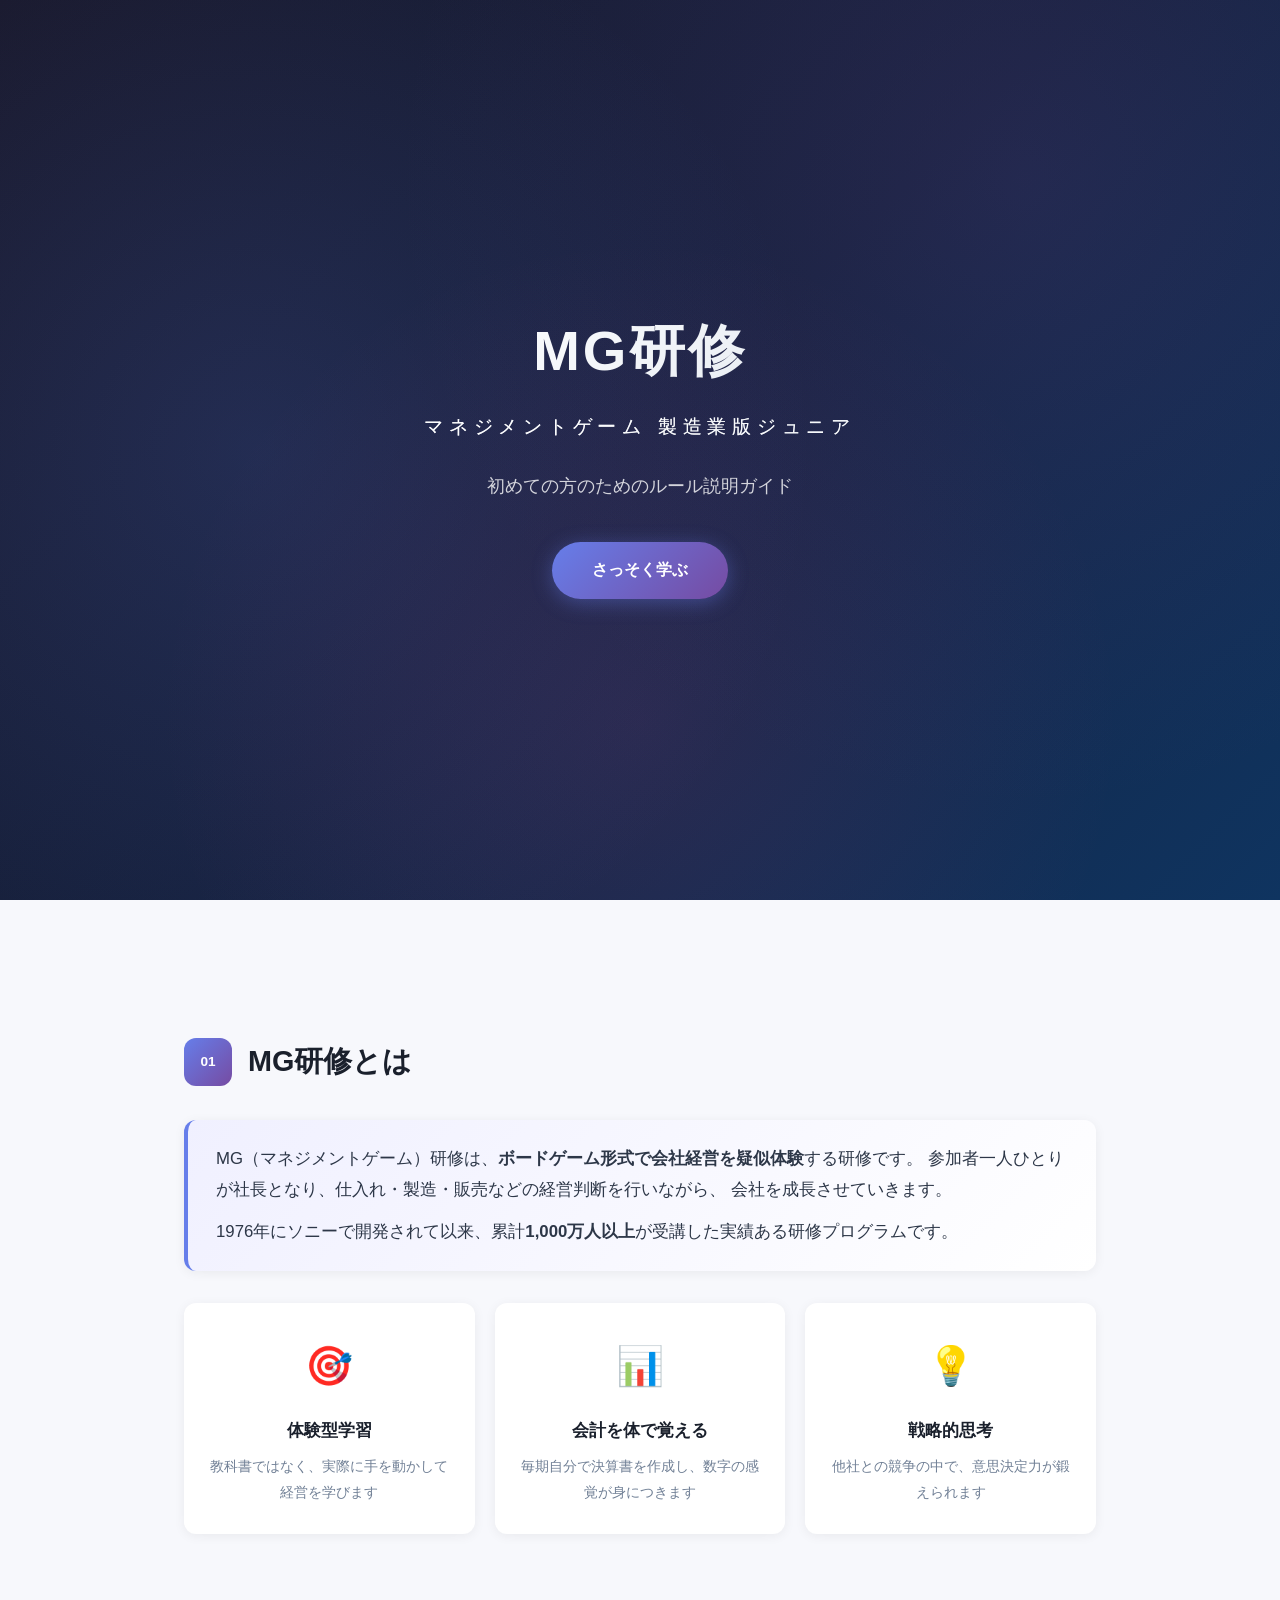
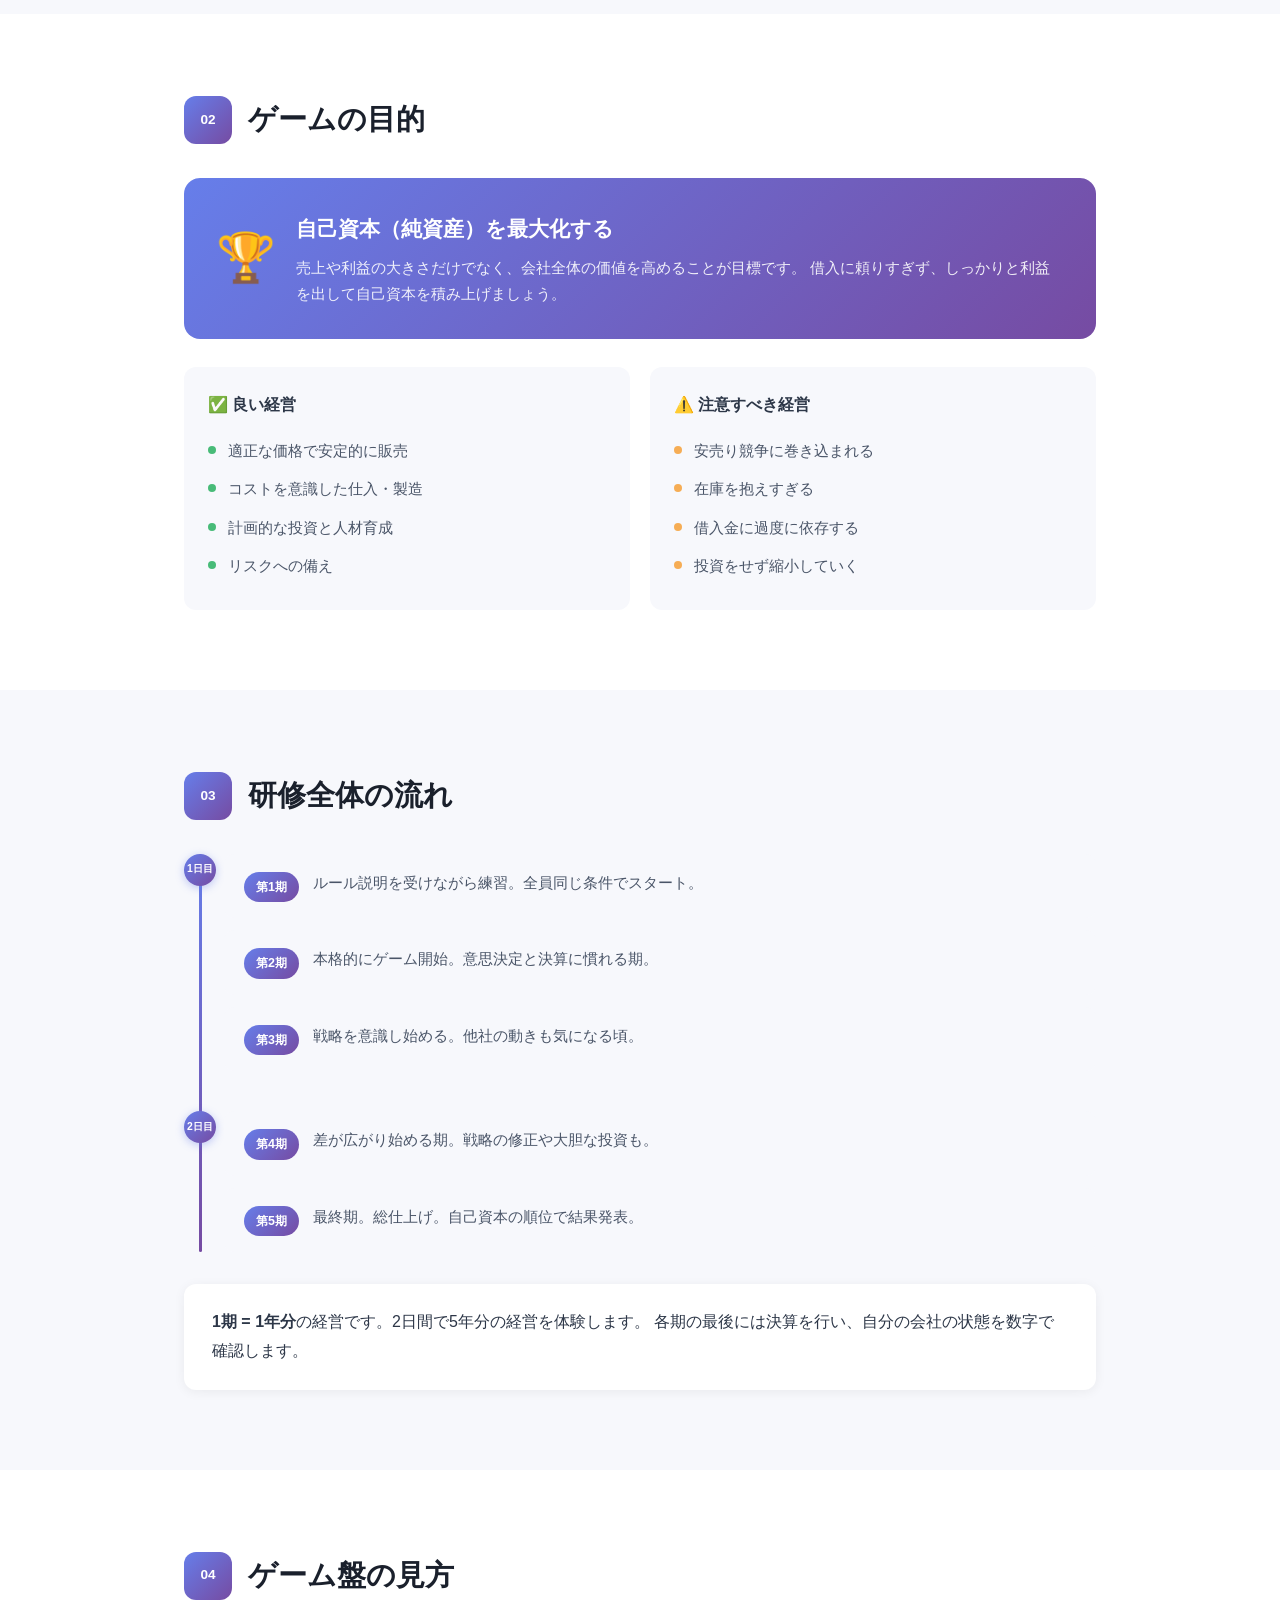
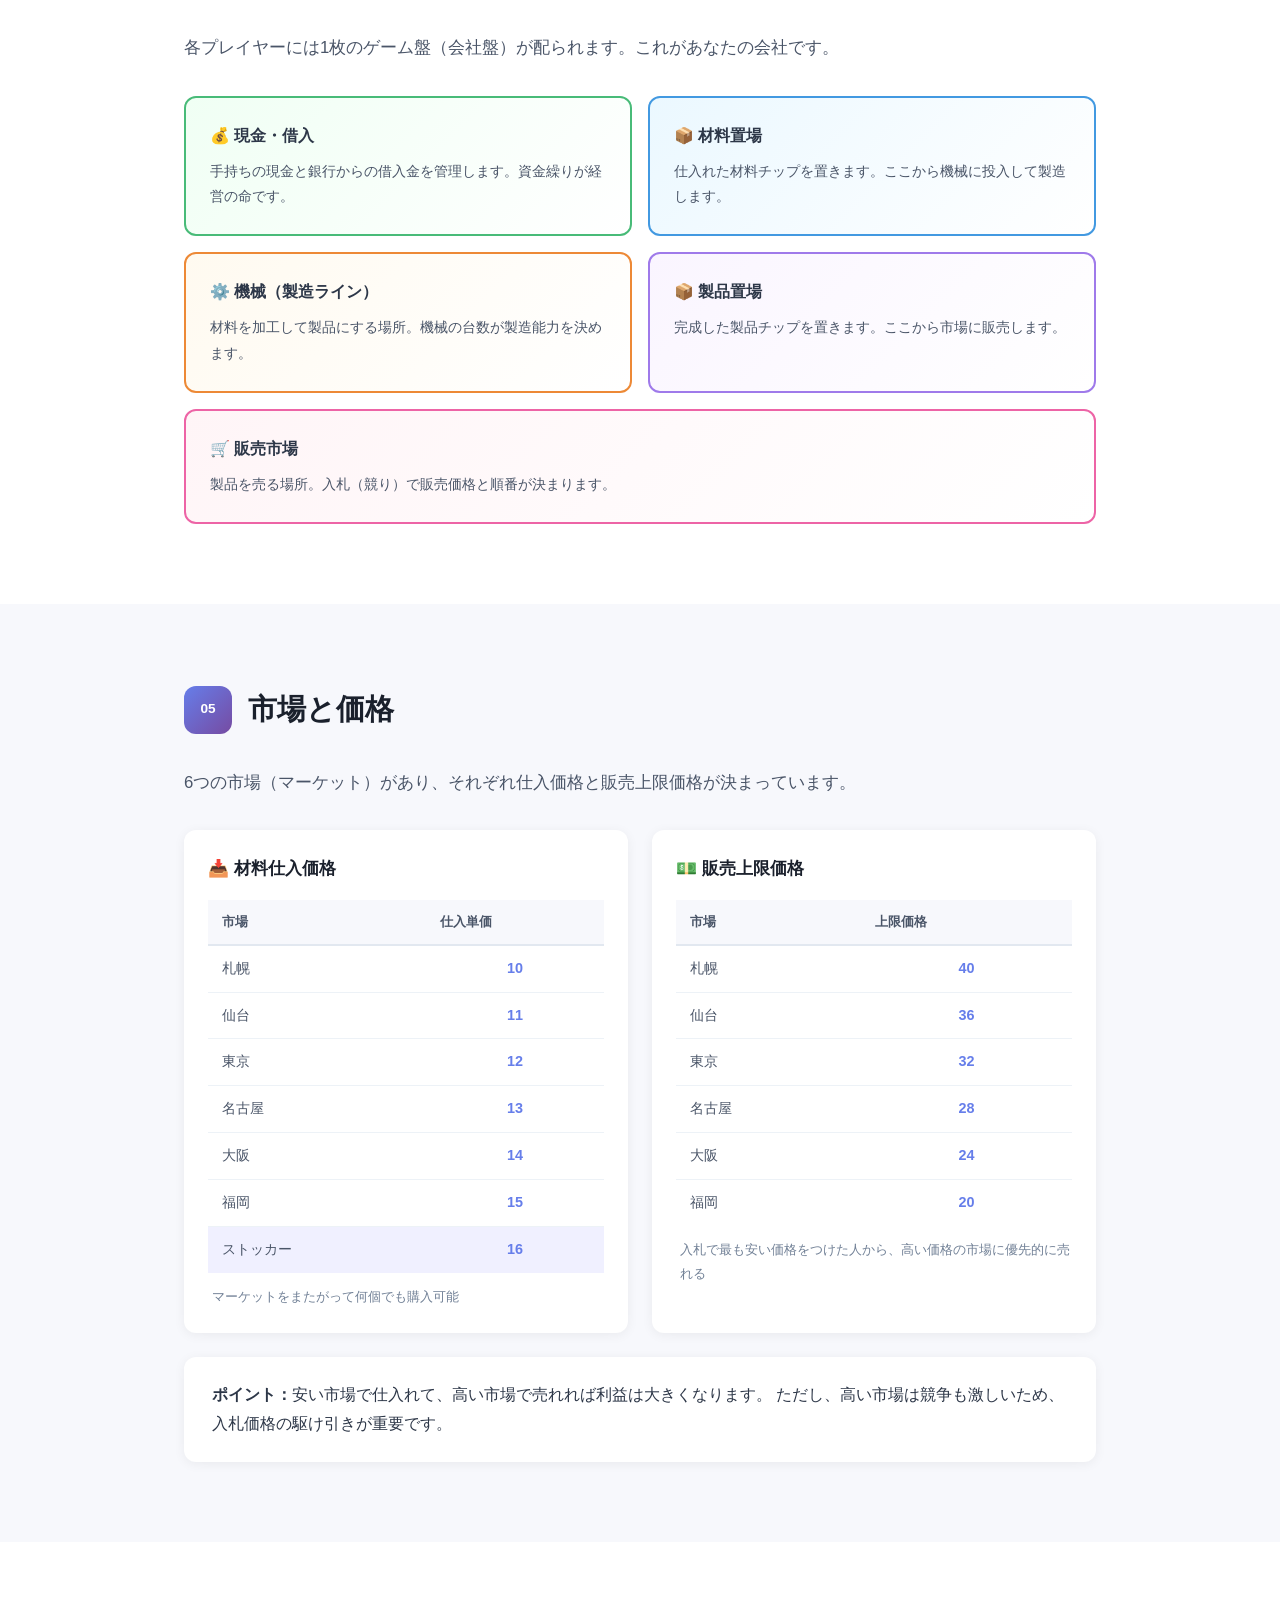
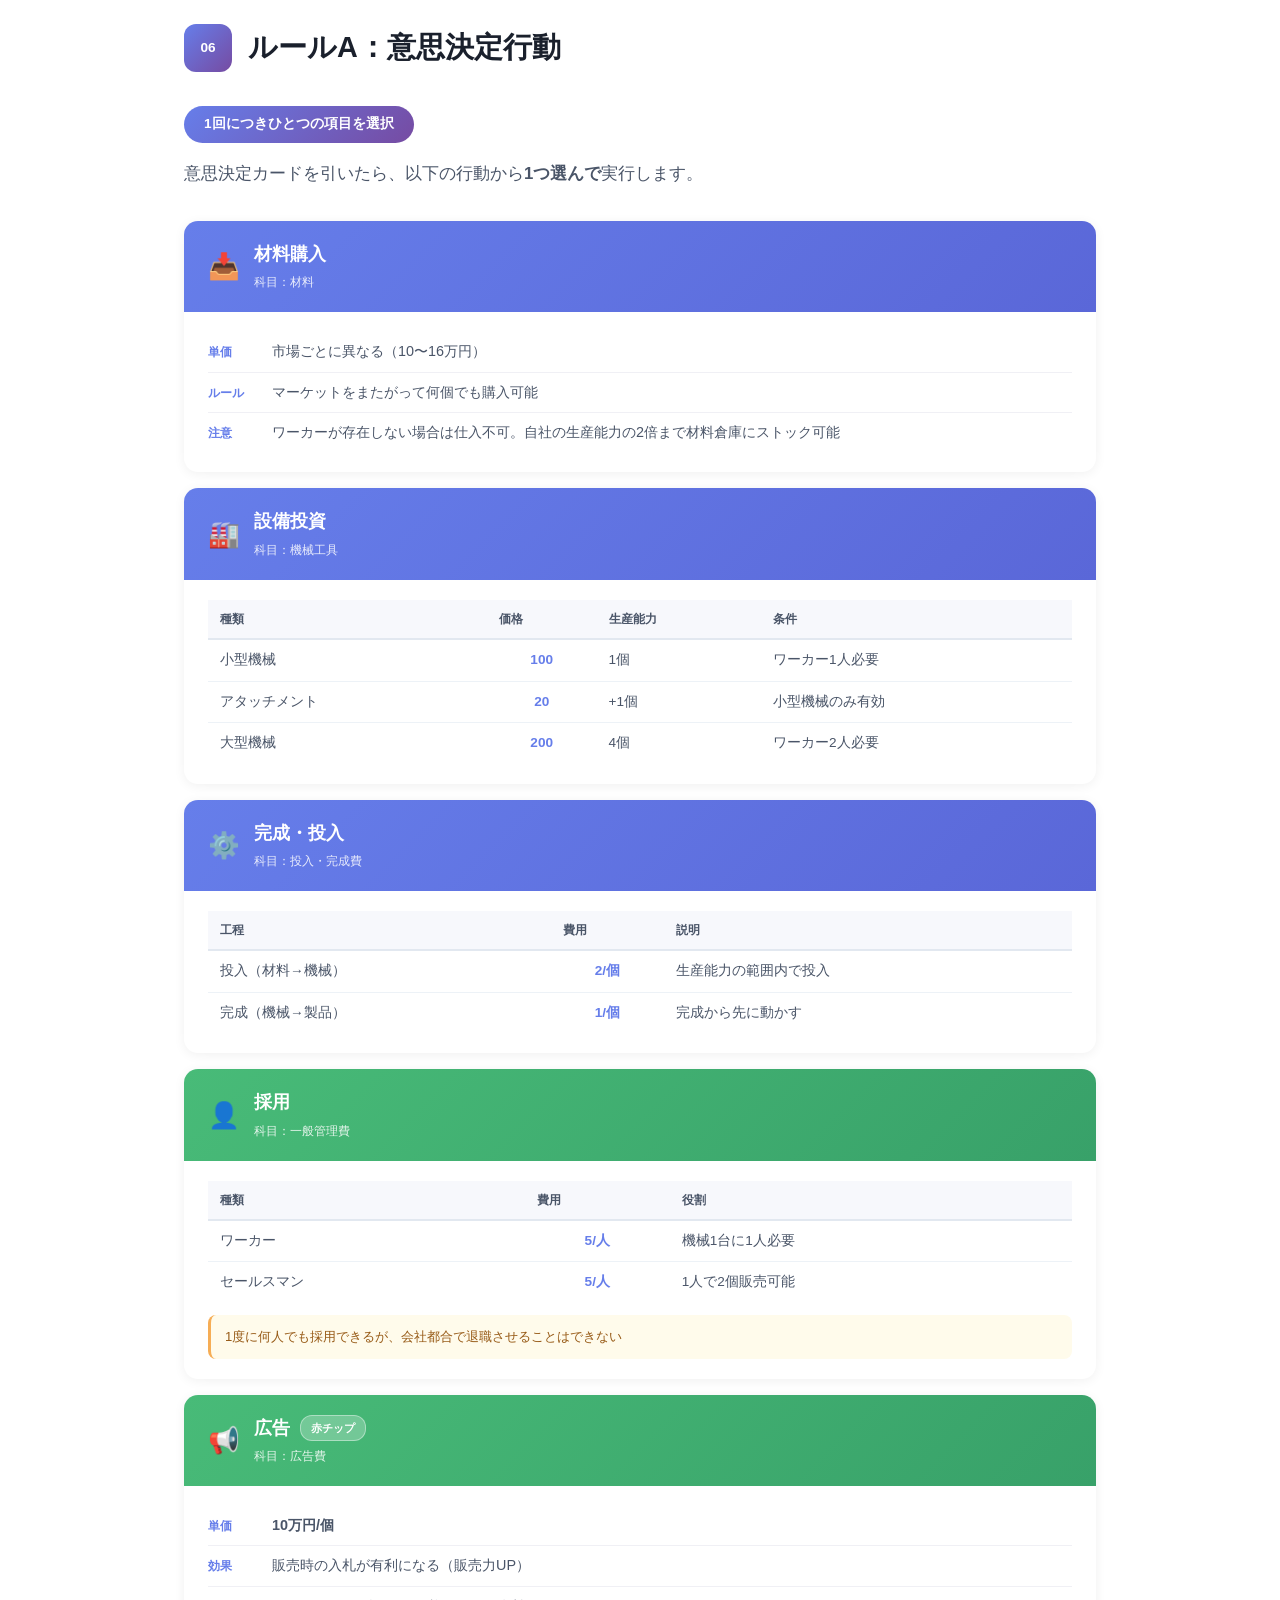
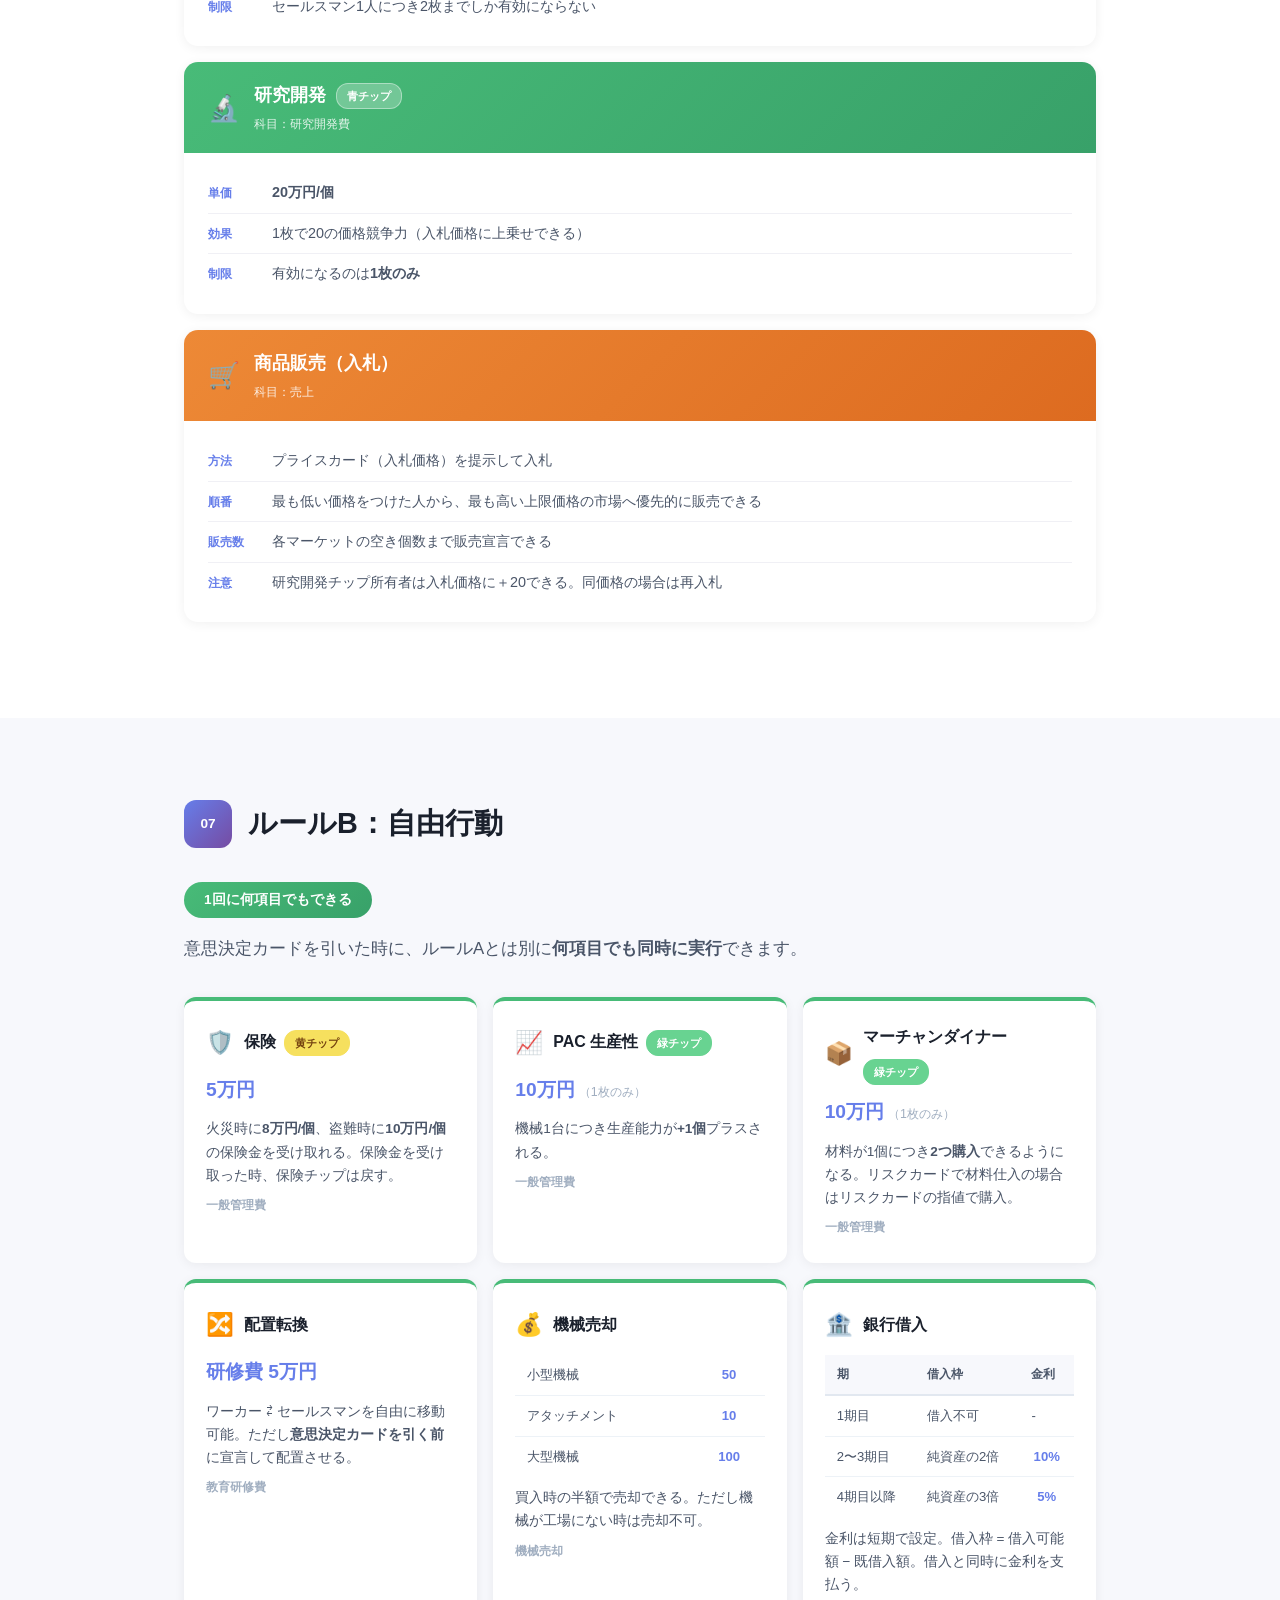
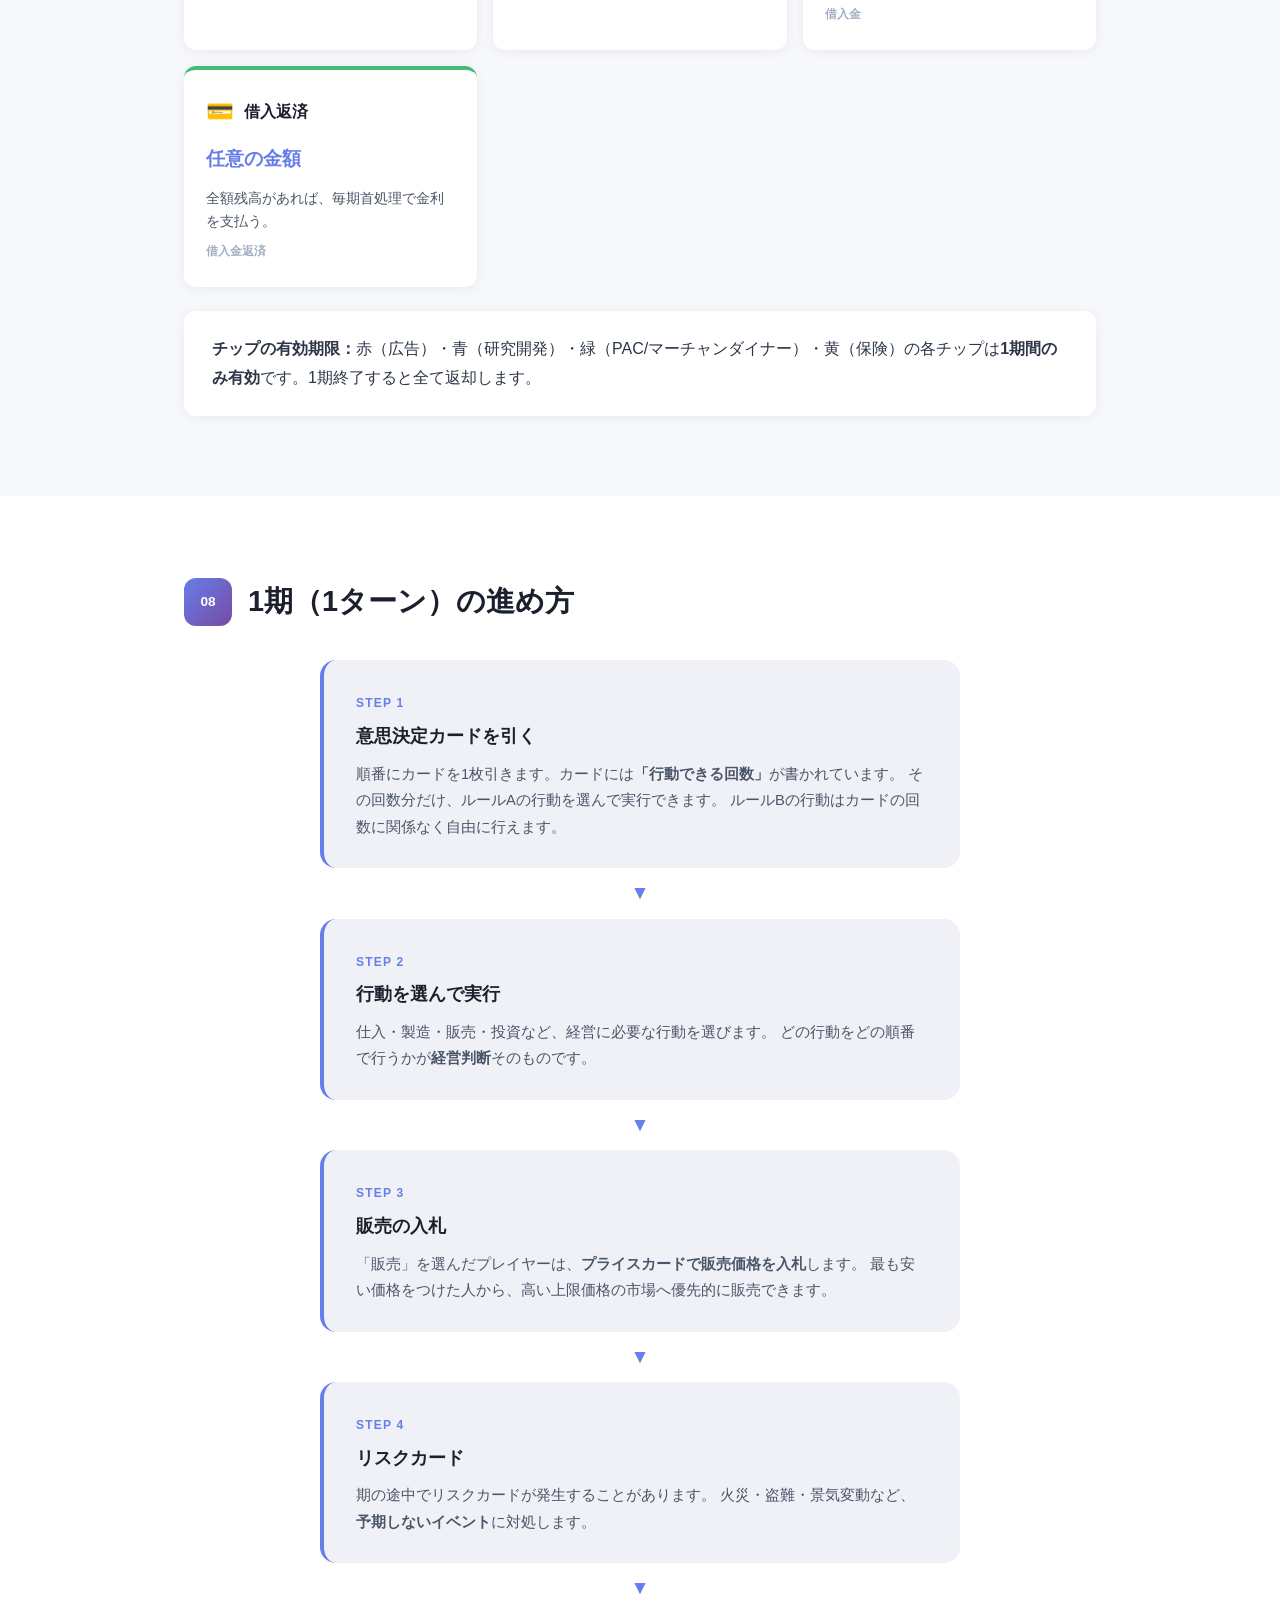
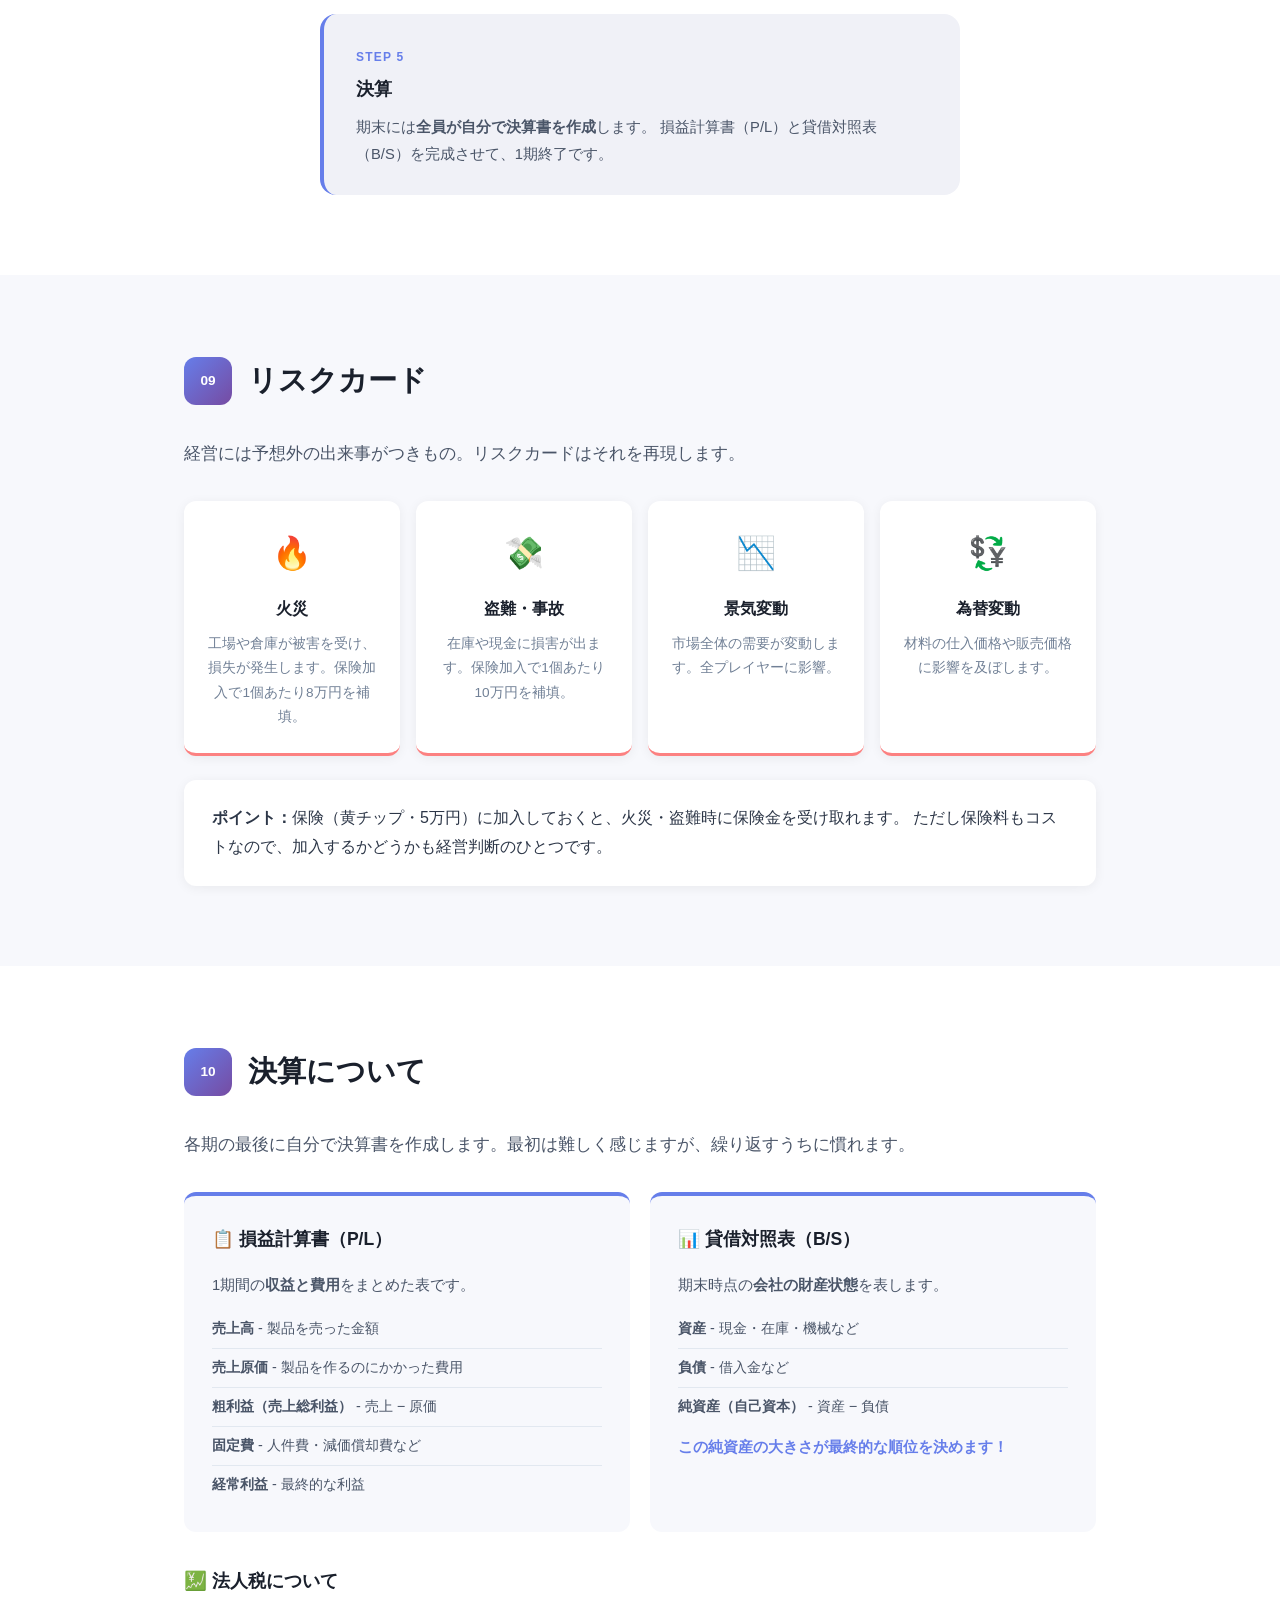
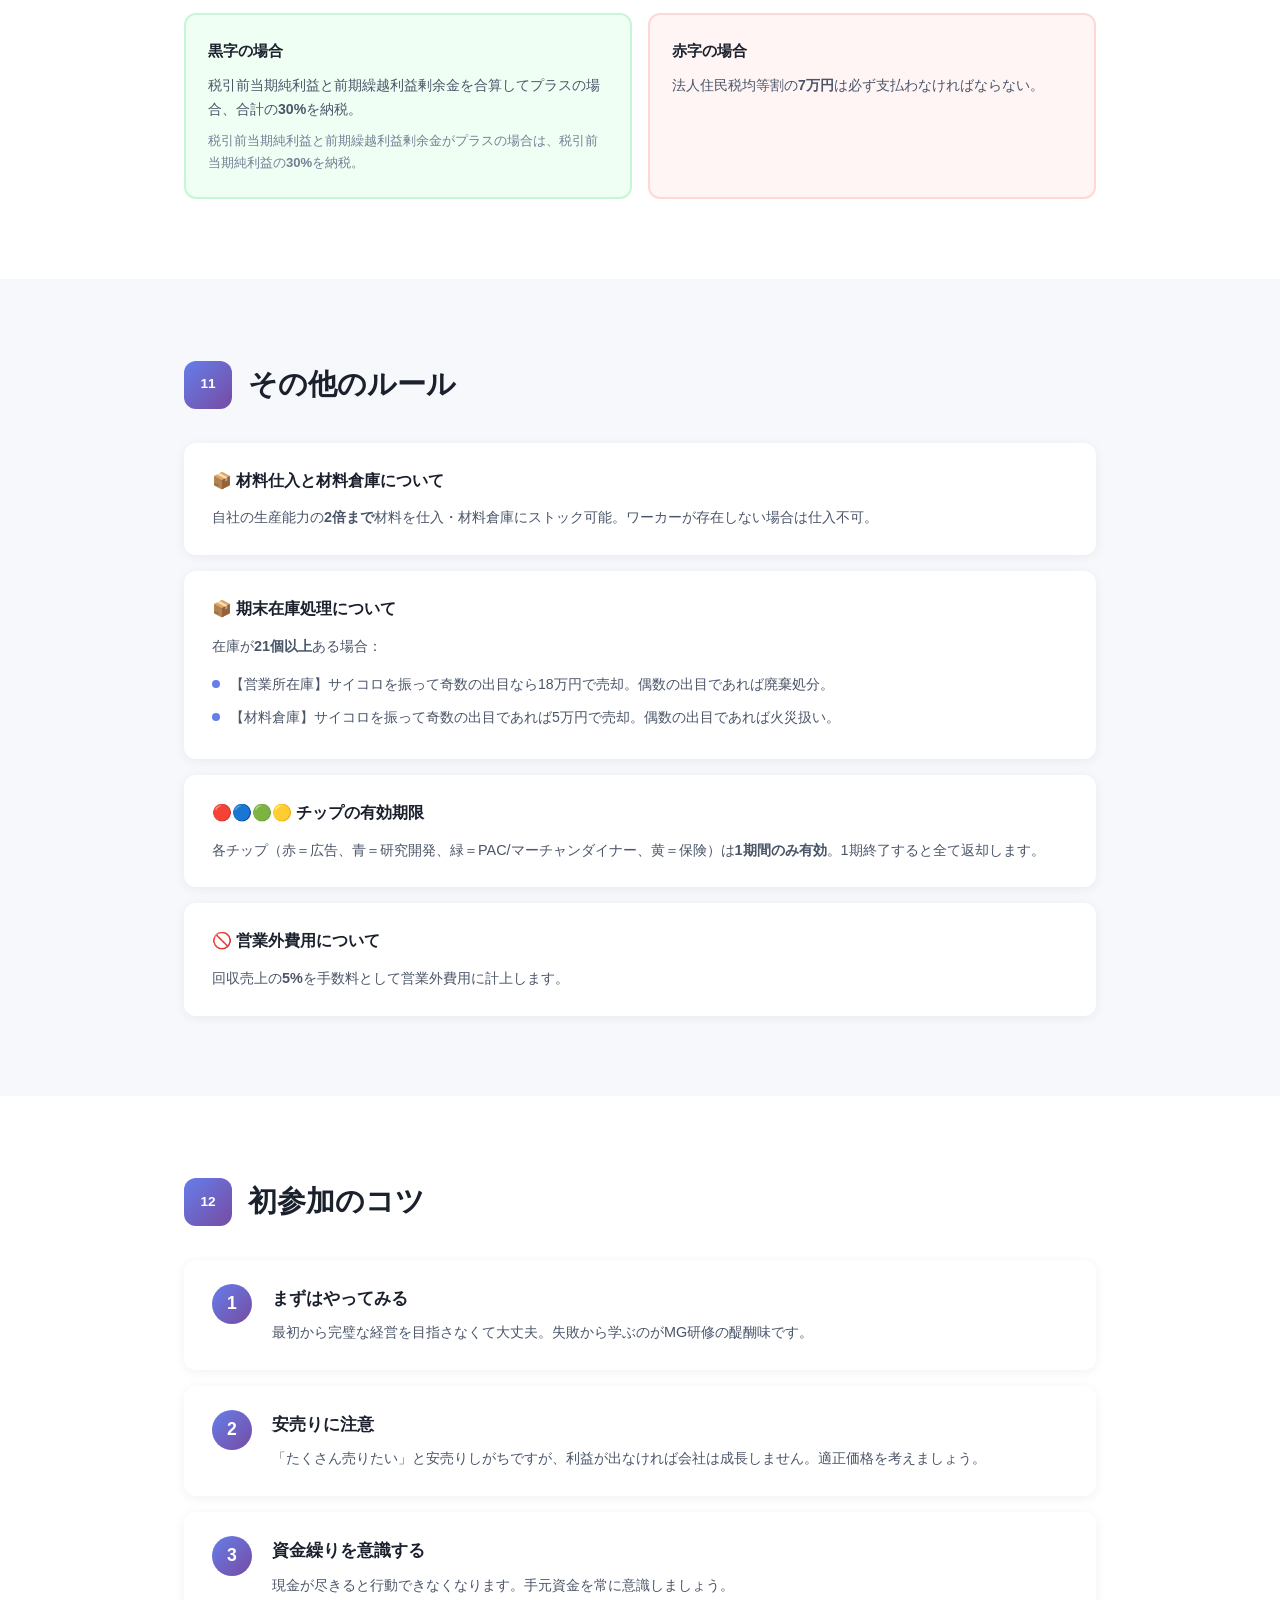
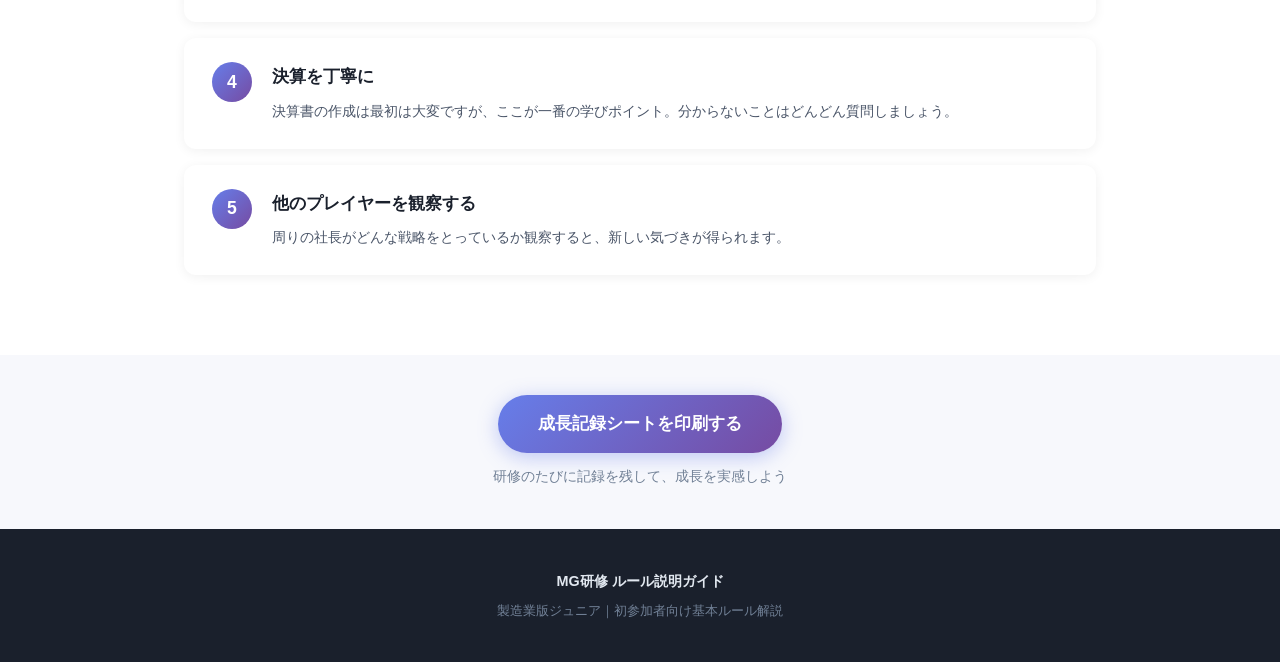
<file: index.html>
<!DOCTYPE html>
<html lang="ja">
<head>
    <meta charset="UTF-8">
    <meta name="viewport" content="width=device-width, initial-scale=1.0">
    <title>MG研修 ルール説明ガイド｜製造業版ジュニア</title>
    <link rel="stylesheet" href="style.css">
</head>
<body>

    <!-- ヘッダー -->
    <header class="hero">
        <div class="hero-overlay"></div>
        <div class="hero-content">
            <h1>MG研修<span class="subtitle">マネジメントゲーム 製造業版ジュニア</span></h1>
            <p class="hero-desc">初めての方のためのルール説明ガイド</p>
            <a href="#about" class="cta-btn">さっそく学ぶ</a>
        </div>
    </header>

    <!-- ナビゲーション -->
    <nav class="sticky-nav" id="nav">
        <div class="nav-inner">
            <a href="#about">MG研修とは</a>
            <a href="#goal">目的</a>
            <a href="#flow">全体の流れ</a>
            <a href="#board">ゲーム盤</a>
            <a href="#market">市場と価格</a>
            <a href="#ruleA">ルールA</a>
            <a href="#ruleB">ルールB</a>
            <a href="#turn">1期の進め方</a>
            <a href="#risk">リスクカード</a>
            <a href="#settlement">決算</a>
            <a href="#other">その他</a>
            <a href="#tips">初参加のコツ</a>
        </div>
    </nav>

    <main>

        <!-- MG研修とは -->
        <section id="about" class="section">
            <div class="container">
                <h2><span class="section-number">01</span>MG研修とは</h2>
                <div class="card highlight-card">
                    <p>
                        MG（マネジメントゲーム）研修は、<strong>ボードゲーム形式で会社経営を疑似体験</strong>する研修です。
                        参加者一人ひとりが社長となり、仕入れ・製造・販売などの経営判断を行いながら、
                        会社を成長させていきます。
                    </p>
                    <p>
                        1976年にソニーで開発されて以来、累計<strong>1,000万人以上</strong>が受講した実績ある研修プログラムです。
                    </p>
                </div>
                <div class="feature-grid">
                    <div class="feature-item">
                        <div class="feature-icon">&#x1F3AF;</div>
                        <h3>体験型学習</h3>
                        <p>教科書ではなく、実際に手を動かして経営を学びます</p>
                    </div>
                    <div class="feature-item">
                        <div class="feature-icon">&#x1F4CA;</div>
                        <h3>会計を体で覚える</h3>
                        <p>毎期自分で決算書を作成し、数字の感覚が身につきます</p>
                    </div>
                    <div class="feature-item">
                        <div class="feature-icon">&#x1F4A1;</div>
                        <h3>戦略的思考</h3>
                        <p>他社との競争の中で、意思決定力が鍛えられます</p>
                    </div>
                </div>
            </div>
        </section>

        <!-- 目的 -->
        <section id="goal" class="section section-alt">
            <div class="container">
                <h2><span class="section-number">02</span>ゲームの目的</h2>
                <div class="goal-box">
                    <div class="goal-main">
                        <div class="goal-icon">&#x1F3C6;</div>
                        <div>
                            <h3>自己資本（純資産）を最大化する</h3>
                            <p>売上や利益の大きさだけでなく、会社全体の価値を高めることが目標です。
                            借入に頼りすぎず、しっかりと利益を出して自己資本を積み上げましょう。</p>
                        </div>
                    </div>
                </div>
                <div class="info-columns">
                    <div class="info-col">
                        <h4>&#x2705; 良い経営</h4>
                        <ul>
                            <li>適正な価格で安定的に販売</li>
                            <li>コストを意識した仕入・製造</li>
                            <li>計画的な投資と人材育成</li>
                            <li>リスクへの備え</li>
                        </ul>
                    </div>
                    <div class="info-col warning">
                        <h4>&#x26A0;&#xFE0F; 注意すべき経営</h4>
                        <ul>
                            <li>安売り競争に巻き込まれる</li>
                            <li>在庫を抱えすぎる</li>
                            <li>借入金に過度に依存する</li>
                            <li>投資をせず縮小していく</li>
                        </ul>
                    </div>
                </div>
            </div>
        </section>

        <!-- 全体の流れ -->
        <section id="flow" class="section">
            <div class="container">
                <h2><span class="section-number">03</span>研修全体の流れ</h2>
                <div class="timeline">
                    <div class="timeline-item">
                        <div class="timeline-marker">1日目</div>
                        <div class="timeline-content">
                            <div class="timeline-period">
                                <span class="period-badge">第1期</span>
                                <p>ルール説明を受けながら練習。全員同じ条件でスタート。</p>
                            </div>
                            <div class="timeline-period">
                                <span class="period-badge">第2期</span>
                                <p>本格的にゲーム開始。意思決定と決算に慣れる期。</p>
                            </div>
                            <div class="timeline-period">
                                <span class="period-badge">第3期</span>
                                <p>戦略を意識し始める。他社の動きも気になる頃。</p>
                            </div>
                        </div>
                    </div>
                    <div class="timeline-item">
                        <div class="timeline-marker">2日目</div>
                        <div class="timeline-content">
                            <div class="timeline-period">
                                <span class="period-badge">第4期</span>
                                <p>差が広がり始める期。戦略の修正や大胆な投資も。</p>
                            </div>
                            <div class="timeline-period">
                                <span class="period-badge">第5期</span>
                                <p>最終期。総仕上げ。自己資本の順位で結果発表。</p>
                            </div>
                        </div>
                    </div>
                </div>
                <div class="card">
                    <p><strong>1期 = 1年分</strong>の経営です。2日間で5年分の経営を体験します。
                    各期の最後には決算を行い、自分の会社の状態を数字で確認します。</p>
                </div>
            </div>
        </section>

        <!-- ゲーム盤 -->
        <section id="board" class="section section-alt">
            <div class="container">
                <h2><span class="section-number">04</span>ゲーム盤の見方</h2>
                <p class="section-intro">各プレイヤーには1枚のゲーム盤（会社盤）が配られます。これがあなたの会社です。</p>

                <div class="board-layout">
                    <div class="board-area board-cash">
                        <h4>&#x1F4B0; 現金・借入</h4>
                        <p>手持ちの現金と銀行からの借入金を管理します。資金繰りが経営の命です。</p>
                    </div>
                    <div class="board-area board-material">
                        <h4>&#x1F4E6; 材料置場</h4>
                        <p>仕入れた材料チップを置きます。ここから機械に投入して製造します。</p>
                    </div>
                    <div class="board-area board-machine">
                        <h4>&#x2699;&#xFE0F; 機械（製造ライン）</h4>
                        <p>材料を加工して製品にする場所。機械の台数が製造能力を決めます。</p>
                    </div>
                    <div class="board-area board-product">
                        <h4>&#x1F4E6; 製品置場</h4>
                        <p>完成した製品チップを置きます。ここから市場に販売します。</p>
                    </div>
                    <div class="board-area board-market">
                        <h4>&#x1F6D2; 販売市場</h4>
                        <p>製品を売る場所。入札（競り）で販売価格と順番が決まります。</p>
                    </div>
                </div>
            </div>
        </section>

        <!-- 市場と価格 -->
        <section id="market" class="section">
            <div class="container">
                <h2><span class="section-number">05</span>市場と価格</h2>
                <p class="section-intro">6つの市場（マーケット）があり、それぞれ仕入価格と販売上限価格が決まっています。</p>

                <div class="market-tables">
                    <div class="market-table-wrap">
                        <h3>&#x1F4E5; 材料仕入価格</h3>
                        <table class="rule-table">
                            <thead>
                                <tr><th>市場</th><th>仕入単価</th></tr>
                            </thead>
                            <tbody>
                                <tr><td>札幌</td><td class="price">10</td></tr>
                                <tr><td>仙台</td><td class="price">11</td></tr>
                                <tr><td>東京</td><td class="price">12</td></tr>
                                <tr><td>名古屋</td><td class="price">13</td></tr>
                                <tr><td>大阪</td><td class="price">14</td></tr>
                                <tr><td>福岡</td><td class="price">15</td></tr>
                                <tr class="table-highlight"><td>ストッカー</td><td class="price">16</td></tr>
                            </tbody>
                        </table>
                        <p class="table-note">マーケットをまたがって何個でも購入可能</p>
                    </div>
                    <div class="market-table-wrap">
                        <h3>&#x1F4B5; 販売上限価格</h3>
                        <table class="rule-table">
                            <thead>
                                <tr><th>市場</th><th>上限価格</th></tr>
                            </thead>
                            <tbody>
                                <tr><td>札幌</td><td class="price">40</td></tr>
                                <tr><td>仙台</td><td class="price">36</td></tr>
                                <tr><td>東京</td><td class="price">32</td></tr>
                                <tr><td>名古屋</td><td class="price">28</td></tr>
                                <tr><td>大阪</td><td class="price">24</td></tr>
                                <tr><td>福岡</td><td class="price">20</td></tr>
                            </tbody>
                        </table>
                        <p class="table-note">入札で最も安い価格をつけた人から、高い価格の市場に優先的に売れる</p>
                    </div>
                </div>

                <div class="card" style="margin-top: 24px;">
                    <p><strong>ポイント：</strong>安い市場で仕入れて、高い市場で売れれば利益は大きくなります。
                    ただし、高い市場は競争も激しいため、入札価格の駆け引きが重要です。</p>
                </div>
            </div>
        </section>

        <!-- ルールA -->
        <section id="ruleA" class="section section-alt">
            <div class="container">
                <h2><span class="section-number">06</span>ルールA：意思決定行動</h2>
                <div class="rule-badge-box">
                    <span class="rule-badge rule-badge-a">1回につきひとつの項目を選択</span>
                </div>
                <p class="section-intro">意思決定カードを引いたら、以下の行動から<strong>1つ選んで</strong>実行します。</p>

                <!-- 材料購入 -->
                <div class="rule-card">
                    <div class="rule-card-header rc-basic">
                        <span class="rc-icon">&#x1F4E5;</span>
                        <div>
                            <h3>材料購入</h3>
                            <span class="rc-category">科目：材料</span>
                        </div>
                    </div>
                    <div class="rule-card-body">
                        <div class="rc-detail-row">
                            <div class="rc-label">単価</div>
                            <div class="rc-value">市場ごとに異なる（10〜16万円）</div>
                        </div>
                        <div class="rc-detail-row">
                            <div class="rc-label">ルール</div>
                            <div class="rc-value">マーケットをまたがって何個でも購入可能</div>
                        </div>
                        <div class="rc-detail-row">
                            <div class="rc-label">注意</div>
                            <div class="rc-value">ワーカーが存在しない場合は仕入不可。自社の生産能力の2倍まで材料倉庫にストック可能</div>
                        </div>
                    </div>
                </div>

                <!-- 設備投資 -->
                <div class="rule-card">
                    <div class="rule-card-header rc-basic">
                        <span class="rc-icon">&#x1F3ED;</span>
                        <div>
                            <h3>設備投資</h3>
                            <span class="rc-category">科目：機械工具</span>
                        </div>
                    </div>
                    <div class="rule-card-body">
                        <table class="rule-table compact">
                            <thead>
                                <tr><th>種類</th><th>価格</th><th>生産能力</th><th>条件</th></tr>
                            </thead>
                            <tbody>
                                <tr>
                                    <td>小型機械</td>
                                    <td class="price">100</td>
                                    <td>1個</td>
                                    <td>ワーカー1人必要</td>
                                </tr>
                                <tr>
                                    <td>アタッチメント</td>
                                    <td class="price">20</td>
                                    <td>+1個</td>
                                    <td>小型機械のみ有効</td>
                                </tr>
                                <tr>
                                    <td>大型機械</td>
                                    <td class="price">200</td>
                                    <td>4個</td>
                                    <td>ワーカー2人必要</td>
                                </tr>
                            </tbody>
                        </table>
                    </div>
                </div>

                <!-- 完成・投入 -->
                <div class="rule-card">
                    <div class="rule-card-header rc-basic">
                        <span class="rc-icon">&#x2699;&#xFE0F;</span>
                        <div>
                            <h3>完成・投入</h3>
                            <span class="rc-category">科目：投入・完成費</span>
                        </div>
                    </div>
                    <div class="rule-card-body">
                        <table class="rule-table compact">
                            <thead>
                                <tr><th>工程</th><th>費用</th><th>説明</th></tr>
                            </thead>
                            <tbody>
                                <tr>
                                    <td>投入（材料→機械）</td>
                                    <td class="price">2/個</td>
                                    <td>生産能力の範囲内で投入</td>
                                </tr>
                                <tr>
                                    <td>完成（機械→製品）</td>
                                    <td class="price">1/個</td>
                                    <td>完成から先に動かす</td>
                                </tr>
                            </tbody>
                        </table>
                    </div>
                </div>

                <!-- 採用 -->
                <div class="rule-card">
                    <div class="rule-card-header rc-invest">
                        <span class="rc-icon">&#x1F464;</span>
                        <div>
                            <h3>採用</h3>
                            <span class="rc-category">科目：一般管理費</span>
                        </div>
                    </div>
                    <div class="rule-card-body">
                        <table class="rule-table compact">
                            <thead>
                                <tr><th>種類</th><th>費用</th><th>役割</th></tr>
                            </thead>
                            <tbody>
                                <tr>
                                    <td>ワーカー</td>
                                    <td class="price">5/人</td>
                                    <td>機械1台に1人必要</td>
                                </tr>
                                <tr>
                                    <td>セールスマン</td>
                                    <td class="price">5/人</td>
                                    <td>1人で2個販売可能</td>
                                </tr>
                            </tbody>
                        </table>
                        <div class="rc-note">1度に何人でも採用できるが、会社都合で退職させることはできない</div>
                    </div>
                </div>

                <!-- 広告 -->
                <div class="rule-card">
                    <div class="rule-card-header rc-invest">
                        <span class="rc-icon">&#x1F4E2;</span>
                        <div>
                            <h3>広告<span class="chip-label chip-red">赤チップ</span></h3>
                            <span class="rc-category">科目：広告費</span>
                        </div>
                    </div>
                    <div class="rule-card-body">
                        <div class="rc-detail-row">
                            <div class="rc-label">単価</div>
                            <div class="rc-value"><strong>10万円/個</strong></div>
                        </div>
                        <div class="rc-detail-row">
                            <div class="rc-label">効果</div>
                            <div class="rc-value">販売時の入札が有利になる（販売力UP）</div>
                        </div>
                        <div class="rc-detail-row">
                            <div class="rc-label">制限</div>
                            <div class="rc-value">セールスマン1人につき2枚までしか有効にならない</div>
                        </div>
                    </div>
                </div>

                <!-- 研究開発 -->
                <div class="rule-card">
                    <div class="rule-card-header rc-invest">
                        <span class="rc-icon">&#x1F52C;</span>
                        <div>
                            <h3>研究開発<span class="chip-label chip-blue">青チップ</span></h3>
                            <span class="rc-category">科目：研究開発費</span>
                        </div>
                    </div>
                    <div class="rule-card-body">
                        <div class="rc-detail-row">
                            <div class="rc-label">単価</div>
                            <div class="rc-value"><strong>20万円/個</strong></div>
                        </div>
                        <div class="rc-detail-row">
                            <div class="rc-label">効果</div>
                            <div class="rc-value">1枚で20の価格競争力（入札価格に上乗せできる）</div>
                        </div>
                        <div class="rc-detail-row">
                            <div class="rc-label">制限</div>
                            <div class="rc-value">有効になるのは<strong>1枚のみ</strong></div>
                        </div>
                    </div>
                </div>

                <!-- 商品販売 -->
                <div class="rule-card">
                    <div class="rule-card-header rc-sell">
                        <span class="rc-icon">&#x1F6D2;</span>
                        <div>
                            <h3>商品販売（入札）</h3>
                            <span class="rc-category">科目：売上</span>
                        </div>
                    </div>
                    <div class="rule-card-body">
                        <div class="rc-detail-row">
                            <div class="rc-label">方法</div>
                            <div class="rc-value">プライスカード（入札価格）を提示して入札</div>
                        </div>
                        <div class="rc-detail-row">
                            <div class="rc-label">順番</div>
                            <div class="rc-value">最も低い価格をつけた人から、最も高い上限価格の市場へ優先的に販売できる</div>
                        </div>
                        <div class="rc-detail-row">
                            <div class="rc-label">販売数</div>
                            <div class="rc-value">各マーケットの空き個数まで販売宣言できる</div>
                        </div>
                        <div class="rc-detail-row">
                            <div class="rc-label">注意</div>
                            <div class="rc-value">研究開発チップ所有者は入札価格に＋20できる。同価格の場合は再入札</div>
                        </div>
                    </div>
                </div>

            </div>
        </section>

        <!-- ルールB -->
        <section id="ruleB" class="section">
            <div class="container">
                <h2><span class="section-number">07</span>ルールB：自由行動</h2>
                <div class="rule-badge-box">
                    <span class="rule-badge rule-badge-b">1回に何項目でもできる</span>
                </div>
                <p class="section-intro">意思決定カードを引いた時に、ルールAとは別に<strong>何項目でも同時に実行</strong>できます。</p>

                <div class="ruleb-grid">

                    <!-- 保険 -->
                    <div class="ruleb-card">
                        <div class="ruleb-header">
                            <span class="ruleb-icon">&#x1F6E1;&#xFE0F;</span>
                            <h4>保険<span class="chip-label chip-yellow">黄チップ</span></h4>
                        </div>
                        <div class="ruleb-price">5万円</div>
                        <p>火災時に<strong>8万円/個</strong>、盗難時に<strong>10万円/個</strong>の保険金を受け取れる。保険金を受け取った時、保険チップは戻す。</p>
                        <span class="rc-category-small">一般管理費</span>
                    </div>

                    <!-- PAC生産性 -->
                    <div class="ruleb-card">
                        <div class="ruleb-header">
                            <span class="ruleb-icon">&#x1F4C8;</span>
                            <h4>PAC 生産性<span class="chip-label chip-green">緑チップ</span></h4>
                        </div>
                        <div class="ruleb-price">10万円<span class="price-note">（1枚のみ）</span></div>
                        <p>機械1台につき生産能力が<strong>+1個</strong>プラスされる。</p>
                        <span class="rc-category-small">一般管理費</span>
                    </div>

                    <!-- マーチャンダイナー -->
                    <div class="ruleb-card">
                        <div class="ruleb-header">
                            <span class="ruleb-icon">&#x1F4E6;</span>
                            <h4>マーチャンダイナー<span class="chip-label chip-green">緑チップ</span></h4>
                        </div>
                        <div class="ruleb-price">10万円<span class="price-note">（1枚のみ）</span></div>
                        <p>材料が1個につき<strong>2つ購入</strong>できるようになる。リスクカードで材料仕入の場合はリスクカードの指値で購入。</p>
                        <span class="rc-category-small">一般管理費</span>
                    </div>

                    <!-- 配置転換 -->
                    <div class="ruleb-card">
                        <div class="ruleb-header">
                            <span class="ruleb-icon">&#x1F500;</span>
                            <h4>配置転換</h4>
                        </div>
                        <div class="ruleb-price">研修費 5万円</div>
                        <p>ワーカー &#x21C4; セールスマンを自由に移動可能。ただし<strong>意思決定カードを引く前</strong>に宣言して配置させる。</p>
                        <span class="rc-category-small">教育研修費</span>
                    </div>

                    <!-- 機械売却 -->
                    <div class="ruleb-card">
                        <div class="ruleb-header">
                            <span class="ruleb-icon">&#x1F4B0;</span>
                            <h4>機械売却</h4>
                        </div>
                        <div class="ruleb-body-table">
                            <table class="rule-table compact mini">
                                <tbody>
                                    <tr><td>小型機械</td><td class="price">50</td></tr>
                                    <tr><td>アタッチメント</td><td class="price">10</td></tr>
                                    <tr><td>大型機械</td><td class="price">100</td></tr>
                                </tbody>
                            </table>
                        </div>
                        <p>買入時の半額で売却できる。ただし機械が工場にない時は売却不可。</p>
                        <span class="rc-category-small">機械売却</span>
                    </div>

                    <!-- 銀行借入 -->
                    <div class="ruleb-card">
                        <div class="ruleb-header">
                            <span class="ruleb-icon">&#x1F3E6;</span>
                            <h4>銀行借入</h4>
                        </div>
                        <div class="ruleb-body-table">
                            <table class="rule-table compact mini">
                                <thead>
                                    <tr><th>期</th><th>借入枠</th><th>金利</th></tr>
                                </thead>
                                <tbody>
                                    <tr><td>1期目</td><td>借入不可</td><td>-</td></tr>
                                    <tr><td>2〜3期目</td><td>純資産の2倍</td><td class="price">10%</td></tr>
                                    <tr><td>4期目以降</td><td>純資産の3倍</td><td class="price">5%</td></tr>
                                </tbody>
                            </table>
                        </div>
                        <p>金利は短期で設定。借入枠 = 借入可能額 − 既借入額。借入と同時に金利を支払う。</p>
                        <span class="rc-category-small">借入金</span>
                    </div>

                    <!-- 借入返済 -->
                    <div class="ruleb-card">
                        <div class="ruleb-header">
                            <span class="ruleb-icon">&#x1F4B3;</span>
                            <h4>借入返済</h4>
                        </div>
                        <div class="ruleb-price">任意の金額</div>
                        <p>全額残高があれば、毎期首処理で金利を支払う。</p>
                        <span class="rc-category-small">借入金返済</span>
                    </div>

                </div>

                <div class="card" style="margin-top: 24px;">
                    <p><strong>チップの有効期限：</strong>赤（広告）・青（研究開発）・緑（PAC/マーチャンダイナー）・黄（保険）の各チップは<strong>1期間のみ有効</strong>です。1期終了すると全て返却します。</p>
                </div>
            </div>
        </section>

        <!-- 1期の進め方 -->
        <section id="turn" class="section section-alt">
            <div class="container">
                <h2><span class="section-number">08</span>1期（1ターン）の進め方</h2>

                <div class="step-flow">
                    <div class="step">
                        <div class="step-number">STEP 1</div>
                        <h3>意思決定カードを引く</h3>
                        <p>順番にカードを1枚引きます。カードには<strong>「行動できる回数」</strong>が書かれています。
                        その回数分だけ、ルールAの行動を選んで実行できます。
                        ルールBの行動はカードの回数に関係なく自由に行えます。</p>
                    </div>
                    <div class="step-arrow">&#x25BC;</div>

                    <div class="step">
                        <div class="step-number">STEP 2</div>
                        <h3>行動を選んで実行</h3>
                        <p>仕入・製造・販売・投資など、経営に必要な行動を選びます。
                        どの行動をどの順番で行うかが<strong>経営判断</strong>そのものです。</p>
                    </div>
                    <div class="step-arrow">&#x25BC;</div>

                    <div class="step">
                        <div class="step-number">STEP 3</div>
                        <h3>販売の入札</h3>
                        <p>「販売」を選んだプレイヤーは、<strong>プライスカードで販売価格を入札</strong>します。
                        最も安い価格をつけた人から、高い上限価格の市場へ優先的に販売できます。</p>
                    </div>
                    <div class="step-arrow">&#x25BC;</div>

                    <div class="step">
                        <div class="step-number">STEP 4</div>
                        <h3>リスクカード</h3>
                        <p>期の途中でリスクカードが発生することがあります。
                        火災・盗難・景気変動など、<strong>予期しないイベント</strong>に対処します。</p>
                    </div>
                    <div class="step-arrow">&#x25BC;</div>

                    <div class="step">
                        <div class="step-number">STEP 5</div>
                        <h3>決算</h3>
                        <p>期末には<strong>全員が自分で決算書を作成</strong>します。
                        損益計算書（P/L）と貸借対照表（B/S）を完成させて、1期終了です。</p>
                    </div>
                </div>
            </div>
        </section>

        <!-- リスクカード -->
        <section id="risk" class="section">
            <div class="container">
                <h2><span class="section-number">09</span>リスクカード</h2>
                <p class="section-intro">経営には予想外の出来事がつきもの。リスクカードはそれを再現します。</p>

                <div class="risk-grid">
                    <div class="risk-card">
                        <div class="risk-icon">&#x1F525;</div>
                        <h4>火災</h4>
                        <p>工場や倉庫が被害を受け、損失が発生します。保険加入で1個あたり8万円を補填。</p>
                    </div>
                    <div class="risk-card">
                        <div class="risk-icon">&#x1F4B8;</div>
                        <h4>盗難・事故</h4>
                        <p>在庫や現金に損害が出ます。保険加入で1個あたり10万円を補填。</p>
                    </div>
                    <div class="risk-card">
                        <div class="risk-icon">&#x1F4C9;</div>
                        <h4>景気変動</h4>
                        <p>市場全体の需要が変動します。全プレイヤーに影響。</p>
                    </div>
                    <div class="risk-card">
                        <div class="risk-icon">&#x1F4B1;</div>
                        <h4>為替変動</h4>
                        <p>材料の仕入価格や販売価格に影響を及ぼします。</p>
                    </div>
                </div>

                <div class="card">
                    <p><strong>ポイント：</strong>保険（黄チップ・5万円）に加入しておくと、火災・盗難時に保険金を受け取れます。
                    ただし保険料もコストなので、加入するかどうかも経営判断のひとつです。</p>
                </div>
            </div>
        </section>

        <!-- 決算 -->
        <section id="settlement" class="section section-alt">
            <div class="container">
                <h2><span class="section-number">10</span>決算について</h2>
                <p class="section-intro">各期の最後に自分で決算書を作成します。最初は難しく感じますが、繰り返すうちに慣れます。</p>

                <div class="settlement-cards">
                    <div class="settlement-card">
                        <h3>&#x1F4CB; 損益計算書（P/L）</h3>
                        <div class="settlement-detail">
                            <p>1期間の<strong>収益と費用</strong>をまとめた表です。</p>
                            <ul>
                                <li><strong>売上高</strong> - 製品を売った金額</li>
                                <li><strong>売上原価</strong> - 製品を作るのにかかった費用</li>
                                <li><strong>粗利益（売上総利益）</strong> - 売上 − 原価</li>
                                <li><strong>固定費</strong> - 人件費・減価償却費など</li>
                                <li><strong>経常利益</strong> - 最終的な利益</li>
                            </ul>
                        </div>
                    </div>
                    <div class="settlement-card">
                        <h3>&#x1F4CA; 貸借対照表（B/S）</h3>
                        <div class="settlement-detail">
                            <p>期末時点の<strong>会社の財産状態</strong>を表します。</p>
                            <ul>
                                <li><strong>資産</strong> - 現金・在庫・機械など</li>
                                <li><strong>負債</strong> - 借入金など</li>
                                <li><strong>純資産（自己資本）</strong> - 資産 − 負債</li>
                            </ul>
                            <p class="highlight-text">この<strong>純資産の大きさ</strong>が最終的な順位を決めます！</p>
                        </div>
                    </div>
                </div>

                <!-- 法人税 -->
                <div class="tax-section">
                    <h3>&#x1F4B9; 法人税について</h3>
                    <div class="tax-cards">
                        <div class="tax-card tax-black">
                            <h4>黒字の場合</h4>
                            <p>税引前当期純利益と前期繰越利益剰余金を合算してプラスの場合、合計の<strong>30%</strong>を納税。</p>
                            <p class="tax-sub">税引前当期純利益と前期繰越利益剰余金がプラスの場合は、税引前当期純利益の<strong>30%</strong>を納税。</p>
                        </div>
                        <div class="tax-card tax-red">
                            <h4>赤字の場合</h4>
                            <p>法人住民税均等割の<strong>7万円</strong>は必ず支払わなければならない。</p>
                        </div>
                    </div>
                </div>
            </div>
        </section>

        <!-- その他のルール -->
        <section id="other" class="section">
            <div class="container">
                <h2><span class="section-number">11</span>その他のルール</h2>

                <div class="other-rules">
                    <div class="other-rule-item">
                        <h4>&#x1F4E6; 材料仕入と材料倉庫について</h4>
                        <p>自社の生産能力の<strong>2倍まで</strong>材料を仕入・材料倉庫にストック可能。ワーカーが存在しない場合は仕入不可。</p>
                    </div>

                    <div class="other-rule-item">
                        <h4>&#x1F4E6; 期末在庫処理について</h4>
                        <p>在庫が<strong>21個以上</strong>ある場合：</p>
                        <ul>
                            <li>【営業所在庫】サイコロを振って奇数の出目なら18万円で売却。偶数の出目であれば廃棄処分。</li>
                            <li>【材料倉庫】サイコロを振って奇数の出目であれば5万円で売却。偶数の出目であれば火災扱い。</li>
                        </ul>
                    </div>

                    <div class="other-rule-item">
                        <h4>&#x1F534;&#x1F535;&#x1F7E2;&#x1F7E1; チップの有効期限</h4>
                        <p>各チップ（赤＝広告、青＝研究開発、緑＝PAC/マーチャンダイナー、黄＝保険）は<strong>1期間のみ有効</strong>。1期終了すると全て返却します。</p>
                    </div>

                    <div class="other-rule-item">
                        <h4>&#x1F6AB; 営業外費用について</h4>
                        <p>回収売上の<strong>5%</strong>を手数料として営業外費用に計上します。</p>
                    </div>
                </div>
            </div>
        </section>

        <!-- 初参加のコツ -->
        <section id="tips" class="section section-alt">
            <div class="container">
                <h2><span class="section-number">12</span>初参加のコツ</h2>

                <div class="tips-list">
                    <div class="tip-item">
                        <div class="tip-number">1</div>
                        <div class="tip-content">
                            <h3>まずはやってみる</h3>
                            <p>最初から完璧な経営を目指さなくて大丈夫。失敗から学ぶのがMG研修の醍醐味です。</p>
                        </div>
                    </div>
                    <div class="tip-item">
                        <div class="tip-number">2</div>
                        <div class="tip-content">
                            <h3>安売りに注意</h3>
                            <p>「たくさん売りたい」と安売りしがちですが、利益が出なければ会社は成長しません。適正価格を考えましょう。</p>
                        </div>
                    </div>
                    <div class="tip-item">
                        <div class="tip-number">3</div>
                        <div class="tip-content">
                            <h3>資金繰りを意識する</h3>
                            <p>現金が尽きると行動できなくなります。手元資金を常に意識しましょう。</p>
                        </div>
                    </div>
                    <div class="tip-item">
                        <div class="tip-number">4</div>
                        <div class="tip-content">
                            <h3>決算を丁寧に</h3>
                            <p>決算書の作成は最初は大変ですが、ここが一番の学びポイント。分からないことはどんどん質問しましょう。</p>
                        </div>
                    </div>
                    <div class="tip-item">
                        <div class="tip-number">5</div>
                        <div class="tip-content">
                            <h3>他のプレイヤーを観察する</h3>
                            <p>周りの社長がどんな戦略をとっているか観察すると、新しい気づきが得られます。</p>
                        </div>
                    </div>
                </div>
            </div>
        </section>

    </main>

    <!-- 記録シートリンク -->
    <section class="section" style="padding: 40px 0;">
        <div class="container" style="text-align: center;">
            <a href="record.html" class="cta-btn" style="font-size: 1.05rem;">成長記録シートを印刷する</a>
            <p style="margin-top: 12px; font-size: 0.85rem; color: #718096;">研修のたびに記録を残して、成長を実感しよう</p>
        </div>
    </section>

    <!-- フッター -->
    <footer>
        <div class="container">
            <p>MG研修 ルール説明ガイド</p>
            <p class="footer-sub">製造業版ジュニア｜初参加者向け基本ルール解説</p>
        </div>
    </footer>

    <script src="script.js"></script>
</body>
</html>
</file>
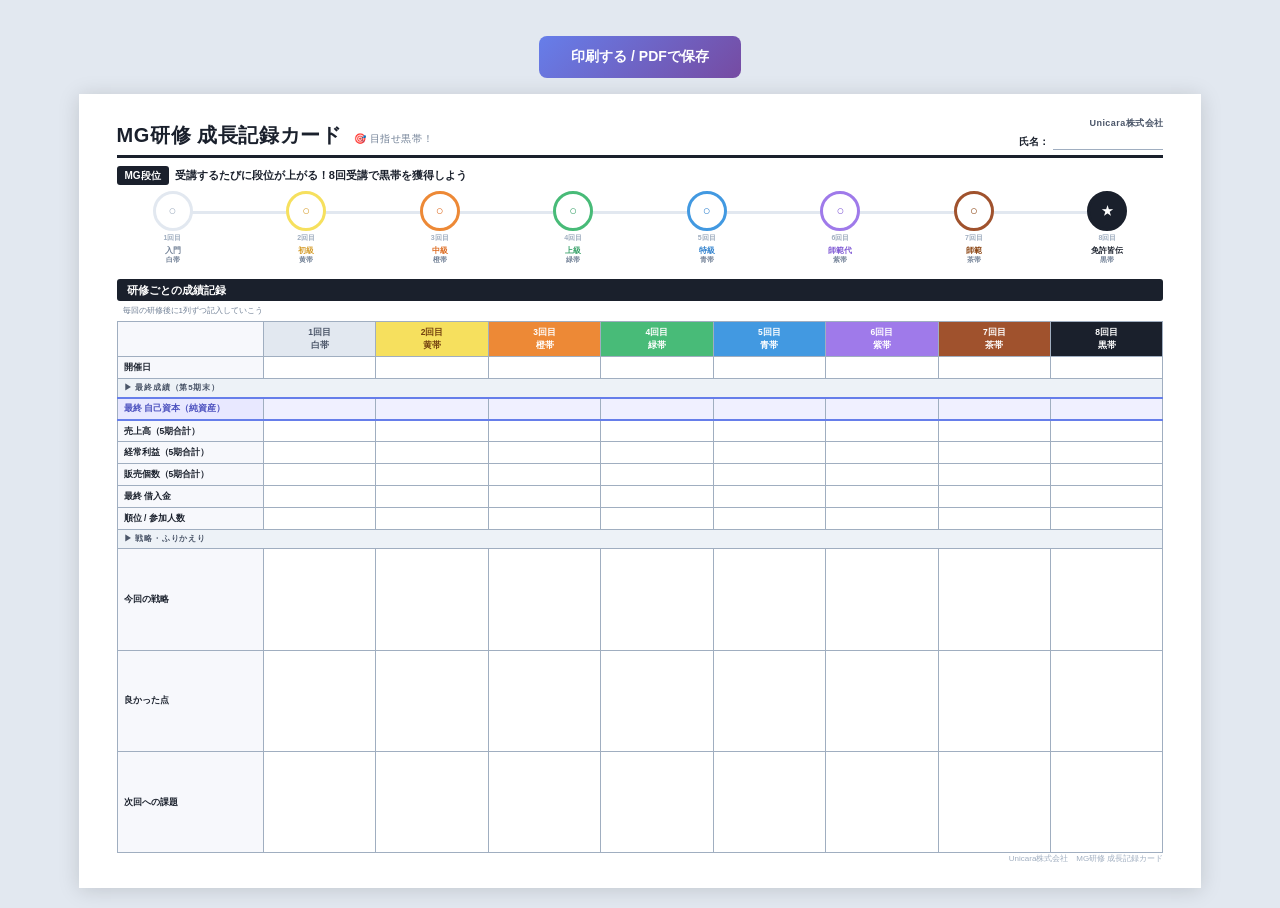
<file: record.html>
<!DOCTYPE html>
<html lang="ja">
<head>
    <meta charset="UTF-8">
    <meta name="viewport" content="width=device-width, initial-scale=1.0">
    <title>MG研修 成長記録カード｜Unicara株式会社</title>
    <style>
        @page {
            size: A4 landscape;
            margin: 8mm 10mm;
        }

        * { margin: 0; padding: 0; box-sizing: border-box; }

        body {
            font-family: "Hiragino Sans", "Hiragino Kaku Gothic ProN", "Noto Sans JP", "Yu Gothic", "Meiryo", sans-serif;
            color: #1a202c;
            background: #fff;
            font-size: 10px;
            line-height: 1.5;
        }

        .page {
            width: 297mm;
            height: 210mm;
            margin: 0 auto;
            padding: 6mm 10mm;
            display: flex;
            flex-direction: column;
        }

        @media print {
            body { background: #fff; }
            .page { padding: 0; margin: 0; width: 100%; height: 100%; }
            .no-print { display: none !important; }
        }

        @media screen {
            body { background: #e2e8f0; padding: 20px 0; }
            .page {
                background: #fff;
                box-shadow: 0 2px 20px rgba(0,0,0,0.15);
            }
            .no-print { text-align: center; padding: 16px; }
            .print-btn {
                padding: 12px 32px;
                background: linear-gradient(135deg, #667eea, #764ba2);
                color: #fff;
                border: none;
                border-radius: 8px;
                font-size: 14px;
                font-weight: 700;
                cursor: pointer;
            }
            .print-btn:hover { opacity: 0.9; }
        }

        /* ===== ヘッダー ===== */
        .sheet-header {
            display: flex;
            justify-content: space-between;
            align-items: flex-end;
            border-bottom: 3px solid #1a202c;
            padding-bottom: 5px;
            margin-bottom: 8px;
        }

        .sheet-title {
            font-size: 20px;
            font-weight: 900;
            letter-spacing: 0.03em;
        }

        .sheet-title small {
            font-size: 10px;
            font-weight: 500;
            color: #718096;
            margin-left: 6px;
        }

        .header-right {
            display: flex;
            flex-direction: column;
            align-items: flex-end;
            gap: 2px;
        }

        .company-name {
            font-size: 9px;
            font-weight: 700;
            color: #4a5568;
            letter-spacing: 0.05em;
        }

        .header-info {
            display: flex;
            gap: 16px;
            font-size: 10px;
            align-items: center;
        }

        .field {
            display: flex;
            align-items: center;
            gap: 4px;
        }

        .field-label { font-weight: 700; white-space: nowrap; }

        .field-input {
            border-bottom: 1px solid #a0aec0;
            min-width: 110px;
            height: 18px;
        }

        /* ===== 段位システム ===== */
        .rank-section {
            margin-bottom: 8px;
        }

        .rank-title {
            font-size: 11px;
            font-weight: 800;
            margin-bottom: 6px;
            display: flex;
            align-items: center;
            gap: 6px;
        }

        .rank-title-badge {
            background: #1a202c;
            color: #fff;
            padding: 2px 8px;
            border-radius: 3px;
            font-size: 10px;
        }

        .rank-track {
            display: flex;
            align-items: center;
            justify-content: space-between;
            position: relative;
            padding: 0 20px;
        }

        .rank-track::before {
            content: "";
            position: absolute;
            top: 20px;
            left: 44px;
            right: 44px;
            height: 3px;
            background: #e2e8f0;
            z-index: 0;
        }

        .rank-step {
            display: flex;
            flex-direction: column;
            align-items: center;
            gap: 2px;
            z-index: 1;
            width: 72px;
        }

        .rank-circle {
            width: 40px;
            height: 40px;
            border-radius: 50%;
            border: 3px solid;
            display: flex;
            align-items: center;
            justify-content: center;
            background: #fff;
        }

        .rank-circle-inner {
            font-size: 13px;
        }

        .rank-num {
            font-size: 7px;
            font-weight: 700;
            color: #a0aec0;
        }

        .rank-name {
            font-size: 8px;
            font-weight: 800;
            text-align: center;
            line-height: 1.2;
        }

        .rank-belt {
            font-size: 6.5px;
            font-weight: 600;
            color: #718096;
        }

        .rank-1 .rank-circle { border-color: #e2e8f0; color: #a0aec0; }
        .rank-1 .rank-name { color: #718096; }
        .rank-2 .rank-circle { border-color: #f6e05e; color: #d69e2e; }
        .rank-2 .rank-name { color: #d69e2e; }
        .rank-3 .rank-circle { border-color: #ed8936; color: #dd6b20; }
        .rank-3 .rank-name { color: #dd6b20; }
        .rank-4 .rank-circle { border-color: #48bb78; color: #38a169; }
        .rank-4 .rank-name { color: #38a169; }
        .rank-5 .rank-circle { border-color: #4299e1; color: #3182ce; }
        .rank-5 .rank-name { color: #3182ce; }
        .rank-6 .rank-circle { border-color: #9f7aea; color: #805ad5; }
        .rank-6 .rank-name { color: #805ad5; }
        .rank-7 .rank-circle { border-color: #a0522d; color: #8b4513; }
        .rank-7 .rank-name { color: #8b4513; }
        .rank-8 .rank-circle { border-color: #1a202c; color: #1a202c; background: #1a202c; }
        .rank-8 .rank-circle-inner { color: #fff; }
        .rank-8 .rank-name { color: #1a202c; }

        /* ===== テーブル ===== */
        table {
            width: 100%;
            border-collapse: collapse;
            font-size: 9px;
        }

        th, td {
            border: 1px solid #a0aec0;
            padding: 3px 6px;
            text-align: center;
        }

        th {
            background: #f7f8fc;
            font-weight: 700;
            font-size: 8.5px;
            color: #2d3748;
        }

        .row-label {
            text-align: left;
            font-weight: 700;
            background: #f7f8fc;
            white-space: nowrap;
            font-size: 8.5px;
        }

        .write-cell {
            height: 22px;
            background: #fff;
        }

        .write-cell-xl {
            background: #fff;
            vertical-align: top;
        }

        .highlight-row td {
            background: #f0f0ff;
            border-top: 2px solid #667eea;
            border-bottom: 2px solid #667eea;
        }

        .highlight-row .row-label {
            background: #e8e8ff;
            color: #4c51bf;
            font-size: 9px;
        }

        .cat-header {
            background: #edf2f7 !important;
            font-weight: 800;
            font-size: 8px;
            color: #4a5568;
            text-align: left;
            letter-spacing: 0.1em;
        }

        .compare-table .row-label {
            width: 14%;
        }

        .compare-table th.round-header {
            font-size: 8.5px;
            padding: 4px 3px;
        }

        .rh-1 { background: #e2e8f0 !important; color: #4a5568 !important; }
        .rh-2 { background: #f6e05e !important; color: #744210 !important; }
        .rh-3 { background: #ed8936 !important; color: #fff !important; }
        .rh-4 { background: #48bb78 !important; color: #fff !important; }
        .rh-5 { background: #4299e1 !important; color: #fff !important; }
        .rh-6 { background: #9f7aea !important; color: #fff !important; }
        .rh-7 { background: #a0522d !important; color: #fff !important; }
        .rh-8 { background: #1a202c !important; color: #fff !important; }

        .section-label {
            font-size: 11px;
            font-weight: 800;
            background: #1a202c;
            color: #fff;
            padding: 3px 10px;
            border-radius: 3px;
            display: inline-block;
            margin-bottom: 4px;
        }

        .section-sub {
            font-size: 8px;
            color: #718096;
            margin-left: 6px;
        }

        .section-gap { height: 6px; }

        /* ===== テーブルセクション（下まで引き伸ばし） ===== */
        .table-section {
            flex: 1;
            display: flex;
            flex-direction: column;
            min-height: 0;
        }

        .table-wrap {
            flex: 1;
            min-height: 0;
            position: relative;
        }

        .table-wrap .compare-table {
            position: absolute;
            top: 0;
            left: 0;
            width: 100%;
            height: 100%;
        }

        .compare-table thead tr,
        .compare-table tbody tr {
            height: 1px;
        }

        .compare-table tbody tr:has(.write-cell-xl) {
            height: auto;
        }

        /* ===== フッター ===== */
        .sheet-footer {
            margin-top: 4px;
            text-align: right;
            font-size: 8px;
            color: #a0aec0;
            flex-shrink: 0;
        }

    </style>
</head>
<body>

    <div class="no-print">
        <button class="print-btn" onclick="window.print()">印刷する / PDFで保存</button>
    </div>

    <div class="page">

        <!-- ヘッダー -->
        <div class="sheet-header">
            <div class="sheet-title">MG研修 成長記録カード <small>&#x1F3AF; 目指せ黒帯！</small></div>
            <div class="header-right">
                <div class="company-name">Unicara株式会社</div>
                <div class="header-info">
                    <div class="field">
                        <span class="field-label">氏名：</span>
                        <span class="field-input"></span>
                    </div>
                </div>
            </div>
        </div>

        <!-- 段位トラック -->
        <div class="rank-section">
            <div class="rank-title">
                <span class="rank-title-badge">MG段位</span>
                受講するたびに段位が上がる！8回受講で黒帯を獲得しよう
            </div>

            <div class="rank-track">
                <div class="rank-step rank-1">
                    <div class="rank-circle"><span class="rank-circle-inner">&#x25CB;</span></div>
                    <div class="rank-num">1回目</div>
                    <div class="rank-name">入門<br><span class="rank-belt">白帯</span></div>
                </div>
                <div class="rank-step rank-2">
                    <div class="rank-circle"><span class="rank-circle-inner">&#x25CB;</span></div>
                    <div class="rank-num">2回目</div>
                    <div class="rank-name">初級<br><span class="rank-belt">黄帯</span></div>
                </div>
                <div class="rank-step rank-3">
                    <div class="rank-circle"><span class="rank-circle-inner">&#x25CB;</span></div>
                    <div class="rank-num">3回目</div>
                    <div class="rank-name">中級<br><span class="rank-belt">橙帯</span></div>
                </div>
                <div class="rank-step rank-4">
                    <div class="rank-circle"><span class="rank-circle-inner">&#x25CB;</span></div>
                    <div class="rank-num">4回目</div>
                    <div class="rank-name">上級<br><span class="rank-belt">緑帯</span></div>
                </div>
                <div class="rank-step rank-5">
                    <div class="rank-circle"><span class="rank-circle-inner">&#x25CB;</span></div>
                    <div class="rank-num">5回目</div>
                    <div class="rank-name">特級<br><span class="rank-belt">青帯</span></div>
                </div>
                <div class="rank-step rank-6">
                    <div class="rank-circle"><span class="rank-circle-inner">&#x25CB;</span></div>
                    <div class="rank-num">6回目</div>
                    <div class="rank-name">師範代<br><span class="rank-belt">紫帯</span></div>
                </div>
                <div class="rank-step rank-7">
                    <div class="rank-circle"><span class="rank-circle-inner">&#x25CB;</span></div>
                    <div class="rank-num">7回目</div>
                    <div class="rank-name">師範<br><span class="rank-belt">茶帯</span></div>
                </div>
                <div class="rank-step rank-8">
                    <div class="rank-circle"><span class="rank-circle-inner">&#x2605;</span></div>
                    <div class="rank-num">8回目</div>
                    <div class="rank-name">免許皆伝<br><span class="rank-belt">黒帯</span></div>
                </div>
            </div>
        </div>

        <div class="section-gap"></div>

        <!-- 成績テーブル -->
        <div class="table-section">
        <div class="section-label">研修ごとの成績記録</div>
        <span class="section-sub">毎回の研修後に1列ずつ記入していこう</span>

        <div class="table-wrap">
        <table class="compare-table" style="margin-top: 4px;">
            <thead>
                <tr>
                    <th class="row-label"></th>
                    <th class="round-header rh-1">1回目<br>白帯</th>
                    <th class="round-header rh-2">2回目<br>黄帯</th>
                    <th class="round-header rh-3">3回目<br>橙帯</th>
                    <th class="round-header rh-4">4回目<br>緑帯</th>
                    <th class="round-header rh-5">5回目<br>青帯</th>
                    <th class="round-header rh-6">6回目<br>紫帯</th>
                    <th class="round-header rh-7">7回目<br>茶帯</th>
                    <th class="round-header rh-8">8回目<br>黒帯</th>
                </tr>
            </thead>
            <tbody>
                <tr>
                    <td class="row-label">開催日</td>
                    <td class="write-cell"></td>
                    <td class="write-cell"></td>
                    <td class="write-cell"></td>
                    <td class="write-cell"></td>
                    <td class="write-cell"></td>
                    <td class="write-cell"></td>
                    <td class="write-cell"></td>
                    <td class="write-cell"></td>
                </tr>

                <tr><td colspan="9" class="cat-header">&#x25B6; 最終成績（第5期末）</td></tr>
                <tr class="highlight-row">
                    <td class="row-label">最終 自己資本（純資産）</td>
                    <td class="write-cell"></td>
                    <td class="write-cell"></td>
                    <td class="write-cell"></td>
                    <td class="write-cell"></td>
                    <td class="write-cell"></td>
                    <td class="write-cell"></td>
                    <td class="write-cell"></td>
                    <td class="write-cell"></td>
                </tr>
                <tr>
                    <td class="row-label">売上高（5期合計）</td>
                    <td class="write-cell"></td>
                    <td class="write-cell"></td>
                    <td class="write-cell"></td>
                    <td class="write-cell"></td>
                    <td class="write-cell"></td>
                    <td class="write-cell"></td>
                    <td class="write-cell"></td>
                    <td class="write-cell"></td>
                </tr>
                <tr>
                    <td class="row-label">経常利益（5期合計）</td>
                    <td class="write-cell"></td>
                    <td class="write-cell"></td>
                    <td class="write-cell"></td>
                    <td class="write-cell"></td>
                    <td class="write-cell"></td>
                    <td class="write-cell"></td>
                    <td class="write-cell"></td>
                    <td class="write-cell"></td>
                </tr>
                <tr>
                    <td class="row-label">販売個数（5期合計）</td>
                    <td class="write-cell"></td>
                    <td class="write-cell"></td>
                    <td class="write-cell"></td>
                    <td class="write-cell"></td>
                    <td class="write-cell"></td>
                    <td class="write-cell"></td>
                    <td class="write-cell"></td>
                    <td class="write-cell"></td>
                </tr>
                <tr>
                    <td class="row-label">最終 借入金</td>
                    <td class="write-cell"></td>
                    <td class="write-cell"></td>
                    <td class="write-cell"></td>
                    <td class="write-cell"></td>
                    <td class="write-cell"></td>
                    <td class="write-cell"></td>
                    <td class="write-cell"></td>
                    <td class="write-cell"></td>
                </tr>
                <tr>
                    <td class="row-label">順位 / 参加人数</td>
                    <td class="write-cell"></td>
                    <td class="write-cell"></td>
                    <td class="write-cell"></td>
                    <td class="write-cell"></td>
                    <td class="write-cell"></td>
                    <td class="write-cell"></td>
                    <td class="write-cell"></td>
                    <td class="write-cell"></td>
                </tr>

                <tr><td colspan="9" class="cat-header">&#x25B6; 戦略・ふりかえり</td></tr>
                <tr>
                    <td class="row-label">今回の戦略</td>
                    <td class="write-cell-xl"></td>
                    <td class="write-cell-xl"></td>
                    <td class="write-cell-xl"></td>
                    <td class="write-cell-xl"></td>
                    <td class="write-cell-xl"></td>
                    <td class="write-cell-xl"></td>
                    <td class="write-cell-xl"></td>
                    <td class="write-cell-xl"></td>
                </tr>
                <tr>
                    <td class="row-label">良かった点</td>
                    <td class="write-cell-xl"></td>
                    <td class="write-cell-xl"></td>
                    <td class="write-cell-xl"></td>
                    <td class="write-cell-xl"></td>
                    <td class="write-cell-xl"></td>
                    <td class="write-cell-xl"></td>
                    <td class="write-cell-xl"></td>
                    <td class="write-cell-xl"></td>
                </tr>
                <tr>
                    <td class="row-label">次回への課題</td>
                    <td class="write-cell-xl"></td>
                    <td class="write-cell-xl"></td>
                    <td class="write-cell-xl"></td>
                    <td class="write-cell-xl"></td>
                    <td class="write-cell-xl"></td>
                    <td class="write-cell-xl"></td>
                    <td class="write-cell-xl"></td>
                    <td class="write-cell-xl"></td>
                </tr>
            </tbody>
        </table>
        </div><!-- /table-wrap -->

        <!-- フッター -->
        <div class="sheet-footer">Unicara株式会社　MG研修 成長記録カード</div>

        </div><!-- /table-section -->
    </div>

</body>
</html>
</file>
<file: style.css>
/* ========== リセット・基本設定 ========== */
*, *::before, *::after {
    margin: 0;
    padding: 0;
    box-sizing: border-box;
}

html {
    scroll-behavior: smooth;
    scroll-padding-top: 70px;
}

body {
    font-family: "Helvetica Neue", "Hiragino Sans", "Hiragino Kaku Gothic ProN", "Noto Sans JP", "Yu Gothic", "Meiryo", sans-serif;
    line-height: 1.8;
    color: #2d3748;
    background: #f7f8fc;
}

/* ========== 共通 ========== */
.container {
    max-width: 960px;
    margin: 0 auto;
    padding: 0 24px;
}

.section {
    padding: 80px 0;
}

.section-alt {
    background: #ffffff;
}

h2 {
    font-size: 1.8rem;
    font-weight: 800;
    margin-bottom: 32px;
    color: #1a202c;
    display: flex;
    align-items: center;
    gap: 16px;
}

.section-number {
    display: inline-flex;
    align-items: center;
    justify-content: center;
    width: 48px;
    height: 48px;
    border-radius: 12px;
    background: linear-gradient(135deg, #667eea, #764ba2);
    color: #fff;
    font-size: 0.85rem;
    font-weight: 700;
    flex-shrink: 0;
}

.section-intro {
    font-size: 1.05rem;
    color: #4a5568;
    margin-bottom: 32px;
}

/* ========== ヒーロー ========== */
.hero {
    position: relative;
    min-height: 100vh;
    display: flex;
    align-items: center;
    justify-content: center;
    background: linear-gradient(135deg, #1a1a2e 0%, #16213e 50%, #0f3460 100%);
    overflow: hidden;
}

.hero-overlay {
    position: absolute;
    inset: 0;
    background:
        radial-gradient(circle at 20% 50%, rgba(102, 126, 234, 0.15) 0%, transparent 50%),
        radial-gradient(circle at 80% 20%, rgba(118, 75, 162, 0.15) 0%, transparent 50%),
        radial-gradient(circle at 50% 80%, rgba(236, 72, 153, 0.1) 0%, transparent 50%);
}

.hero-content {
    position: relative;
    text-align: center;
    color: #fff;
    padding: 40px 24px;
}

.hero h1 {
    font-size: 3.5rem;
    font-weight: 900;
    letter-spacing: 0.05em;
    margin-bottom: 8px;
    background: linear-gradient(135deg, #fff 0%, #e2e8f0 100%);
    -webkit-background-clip: text;
    -webkit-text-fill-color: transparent;
    background-clip: text;
}

.hero .subtitle {
    display: block;
    font-size: 1.2rem;
    font-weight: 400;
    letter-spacing: 0.3em;
    margin-top: 8px;
    -webkit-text-fill-color: rgba(255, 255, 255, 0.7);
}

.hero-desc {
    font-size: 1.15rem;
    color: rgba(255, 255, 255, 0.8);
    margin: 24px 0 40px;
}

.cta-btn {
    display: inline-block;
    padding: 14px 40px;
    border-radius: 50px;
    background: linear-gradient(135deg, #667eea, #764ba2);
    color: #fff;
    text-decoration: none;
    font-weight: 700;
    font-size: 1rem;
    transition: transform 0.2s, box-shadow 0.2s;
    box-shadow: 0 4px 20px rgba(102, 126, 234, 0.4);
}

.cta-btn:hover {
    transform: translateY(-2px);
    box-shadow: 0 6px 28px rgba(102, 126, 234, 0.5);
}

/* ========== ナビゲーション ========== */
.sticky-nav {
    position: sticky;
    top: 0;
    z-index: 100;
    background: rgba(255, 255, 255, 0.95);
    backdrop-filter: blur(10px);
    border-bottom: 1px solid #e2e8f0;
    box-shadow: 0 1px 8px rgba(0, 0, 0, 0.06);
}

.nav-inner {
    max-width: 960px;
    margin: 0 auto;
    padding: 0 24px;
    display: flex;
    gap: 4px;
    overflow-x: auto;
    -webkit-overflow-scrolling: touch;
    scrollbar-width: none;
}

.nav-inner::-webkit-scrollbar {
    display: none;
}

.nav-inner a {
    display: block;
    padding: 14px 14px;
    color: #4a5568;
    text-decoration: none;
    font-size: 0.85rem;
    font-weight: 600;
    white-space: nowrap;
    border-bottom: 3px solid transparent;
    transition: color 0.2s, border-color 0.2s;
}

.nav-inner a:hover,
.nav-inner a.active {
    color: #667eea;
    border-bottom-color: #667eea;
}

/* ========== カード ========== */
.card {
    background: #fff;
    border-radius: 12px;
    padding: 24px 28px;
    box-shadow: 0 2px 12px rgba(0, 0, 0, 0.06);
}

.section-alt .card {
    background: #f7f8fc;
}

.highlight-card {
    border-left: 4px solid #667eea;
    background: linear-gradient(135deg, #f0f0ff 0%, #fff 100%);
}

.highlight-card p {
    font-size: 1.05rem;
    margin-bottom: 12px;
}

.highlight-card p:last-child {
    margin-bottom: 0;
}

/* ========== 特徴グリッド ========== */
.feature-grid {
    display: grid;
    grid-template-columns: repeat(auto-fit, minmax(240px, 1fr));
    gap: 20px;
    margin-top: 32px;
}

.feature-item {
    background: #fff;
    border-radius: 12px;
    padding: 28px 24px;
    text-align: center;
    box-shadow: 0 2px 12px rgba(0, 0, 0, 0.06);
    transition: transform 0.2s, box-shadow 0.2s;
}

.feature-item:hover {
    transform: translateY(-4px);
    box-shadow: 0 8px 24px rgba(0, 0, 0, 0.1);
}

.feature-icon {
    font-size: 2.4rem;
    margin-bottom: 16px;
}

.feature-item h3 {
    font-size: 1.05rem;
    font-weight: 700;
    margin-bottom: 8px;
    color: #1a202c;
}

.feature-item p {
    font-size: 0.9rem;
    color: #718096;
}

/* ========== 目的セクション ========== */
.goal-box {
    background: linear-gradient(135deg, #667eea, #764ba2);
    border-radius: 16px;
    padding: 32px;
    margin-bottom: 28px;
}

.goal-main {
    display: flex;
    align-items: center;
    gap: 20px;
    color: #fff;
}

.goal-icon {
    font-size: 3rem;
    flex-shrink: 0;
}

.goal-main h3 {
    font-size: 1.3rem;
    font-weight: 700;
    margin-bottom: 8px;
}

.goal-main p {
    font-size: 0.95rem;
    opacity: 0.9;
    line-height: 1.7;
}

.info-columns {
    display: grid;
    grid-template-columns: 1fr 1fr;
    gap: 20px;
}

.info-col {
    background: #f7f8fc;
    border-radius: 12px;
    padding: 24px;
}

.info-col h4 {
    font-size: 1rem;
    font-weight: 700;
    margin-bottom: 12px;
}

.info-col ul {
    list-style: none;
    padding: 0;
}

.info-col ul li {
    padding: 6px 0;
    padding-left: 20px;
    position: relative;
    font-size: 0.92rem;
    color: #4a5568;
}

.info-col ul li::before {
    content: "";
    position: absolute;
    left: 0;
    top: 14px;
    width: 8px;
    height: 8px;
    border-radius: 50%;
    background: #48bb78;
}

.info-col.warning ul li::before {
    background: #f6ad55;
}

/* ========== タイムライン ========== */
.timeline {
    position: relative;
    padding-left: 40px;
    margin-bottom: 32px;
}

.timeline::before {
    content: "";
    position: absolute;
    left: 15px;
    top: 0;
    bottom: 0;
    width: 3px;
    background: linear-gradient(to bottom, #667eea, #764ba2);
    border-radius: 2px;
}

.timeline-item {
    position: relative;
    margin-bottom: 40px;
}

.timeline-item:last-child {
    margin-bottom: 0;
}

.timeline-marker {
    position: absolute;
    left: -40px;
    top: 0;
    width: 32px;
    height: 32px;
    border-radius: 50%;
    background: linear-gradient(135deg, #667eea, #764ba2);
    color: #fff;
    font-size: 0.65rem;
    font-weight: 700;
    display: flex;
    align-items: center;
    justify-content: center;
    box-shadow: 0 2px 8px rgba(102, 126, 234, 0.4);
}

.timeline-content {
    display: flex;
    flex-direction: column;
    gap: 12px;
}

.timeline-period {
    background: #f7f8fc;
    border-radius: 10px;
    padding: 16px 20px;
    display: flex;
    align-items: flex-start;
    gap: 14px;
}

.section-alt .timeline-period {
    background: #f0f1f7;
}

.period-badge {
    display: inline-block;
    padding: 4px 12px;
    border-radius: 20px;
    background: linear-gradient(135deg, #667eea, #764ba2);
    color: #fff;
    font-size: 0.78rem;
    font-weight: 700;
    white-space: nowrap;
    flex-shrink: 0;
    margin-top: 2px;
}

.timeline-period p {
    font-size: 0.92rem;
    color: #4a5568;
}

/* ========== ゲーム盤 ========== */
.board-layout {
    display: grid;
    grid-template-columns: 1fr 1fr;
    gap: 16px;
}

.board-area {
    border-radius: 12px;
    padding: 24px;
    border: 2px solid;
    transition: transform 0.2s;
}

.board-area:hover {
    transform: translateY(-2px);
}

.board-area h4 {
    font-size: 1rem;
    font-weight: 700;
    margin-bottom: 8px;
}

.board-area p {
    font-size: 0.9rem;
    color: #4a5568;
}

.board-cash {
    border-color: #48bb78;
    background: linear-gradient(135deg, #f0fff4, #fff);
}

.board-material {
    border-color: #4299e1;
    background: linear-gradient(135deg, #ebf8ff, #fff);
}

.board-machine {
    border-color: #ed8936;
    background: linear-gradient(135deg, #fffaf0, #fff);
}

.board-product {
    border-color: #9f7aea;
    background: linear-gradient(135deg, #faf5ff, #fff);
}

.board-market {
    grid-column: 1 / -1;
    border-color: #ed64a6;
    background: linear-gradient(135deg, #fff5f7, #fff);
}

/* ========== 行動カード ========== */
.action-grid {
    display: grid;
    grid-template-columns: repeat(auto-fill, minmax(280px, 1fr));
    gap: 16px;
}

.action-card {
    background: #fff;
    border-radius: 12px;
    padding: 24px;
    box-shadow: 0 2px 12px rgba(0, 0, 0, 0.06);
    border-top: 4px solid #e2e8f0;
    transition: transform 0.2s, box-shadow 0.2s;
}

.action-card:hover {
    transform: translateY(-3px);
    box-shadow: 0 6px 20px rgba(0, 0, 0, 0.1);
}

.action-basic {
    border-top-color: #667eea;
}

.action-invest {
    border-top-color: #48bb78;
}

.action-other {
    border-top-color: #ed8936;
}

.action-header {
    display: flex;
    align-items: center;
    gap: 10px;
    margin-bottom: 10px;
}

.action-icon {
    font-size: 1.6rem;
}

.action-header h3 {
    font-size: 1.05rem;
    font-weight: 700;
    color: #1a202c;
}

.action-card p {
    font-size: 0.9rem;
    color: #4a5568;
    margin-bottom: 14px;
}

.action-tag {
    display: inline-block;
    padding: 3px 12px;
    border-radius: 20px;
    font-size: 0.75rem;
    font-weight: 700;
    background: #667eea;
    color: #fff;
}

.tag-invest {
    background: #48bb78;
}

.tag-other {
    background: #ed8936;
}

/* ========== ステップフロー ========== */
.step-flow {
    display: flex;
    flex-direction: column;
    align-items: center;
}

.step {
    background: #f7f8fc;
    border-radius: 16px;
    padding: 28px 32px;
    width: 100%;
    max-width: 640px;
    border-left: 4px solid #667eea;
}

.section-alt .step {
    background: #f0f1f7;
}

.step-number {
    display: inline-block;
    font-size: 0.75rem;
    font-weight: 800;
    color: #667eea;
    letter-spacing: 0.1em;
    margin-bottom: 6px;
}

.step h3 {
    font-size: 1.1rem;
    font-weight: 700;
    margin-bottom: 8px;
    color: #1a202c;
}

.step p {
    font-size: 0.92rem;
    color: #4a5568;
}

.step-arrow {
    font-size: 1.2rem;
    color: #667eea;
    padding: 8px 0;
}

/* ========== リスクカード ========== */
.risk-grid {
    display: grid;
    grid-template-columns: repeat(auto-fit, minmax(200px, 1fr));
    gap: 16px;
    margin-bottom: 24px;
}

.risk-card {
    background: #fff;
    border-radius: 12px;
    padding: 24px;
    text-align: center;
    box-shadow: 0 2px 12px rgba(0, 0, 0, 0.06);
    border-bottom: 3px solid #fc8181;
    transition: transform 0.2s;
}

.risk-card:hover {
    transform: translateY(-3px);
}

.risk-icon {
    font-size: 2rem;
    margin-bottom: 12px;
}

.risk-card h4 {
    font-size: 1rem;
    font-weight: 700;
    margin-bottom: 8px;
    color: #1a202c;
}

.risk-card p {
    font-size: 0.85rem;
    color: #718096;
}

/* ========== 決算 ========== */
.settlement-cards {
    display: grid;
    grid-template-columns: 1fr 1fr;
    gap: 20px;
}

.settlement-card {
    background: #f7f8fc;
    border-radius: 12px;
    padding: 28px;
    border-top: 4px solid #667eea;
}

.settlement-card h3 {
    font-size: 1.1rem;
    font-weight: 700;
    margin-bottom: 16px;
    color: #1a202c;
}

.settlement-detail p {
    font-size: 0.92rem;
    color: #4a5568;
    margin-bottom: 12px;
}

.settlement-detail ul {
    list-style: none;
    padding: 0;
}

.settlement-detail ul li {
    padding: 6px 0;
    font-size: 0.9rem;
    color: #4a5568;
    border-bottom: 1px solid #e2e8f0;
}

.settlement-detail ul li:last-child {
    border-bottom: none;
}

.highlight-text {
    color: #667eea !important;
    font-weight: 700;
    margin-top: 8px;
}

/* ========== コツ ========== */
.tips-list {
    display: flex;
    flex-direction: column;
    gap: 16px;
}

.tip-item {
    display: flex;
    align-items: flex-start;
    gap: 20px;
    background: #fff;
    border-radius: 12px;
    padding: 24px 28px;
    box-shadow: 0 2px 12px rgba(0, 0, 0, 0.06);
    transition: transform 0.2s;
}

.tip-item:hover {
    transform: translateX(4px);
}

.tip-number {
    width: 40px;
    height: 40px;
    border-radius: 50%;
    background: linear-gradient(135deg, #667eea, #764ba2);
    color: #fff;
    font-size: 1.1rem;
    font-weight: 800;
    display: flex;
    align-items: center;
    justify-content: center;
    flex-shrink: 0;
}

.tip-content h3 {
    font-size: 1.05rem;
    font-weight: 700;
    margin-bottom: 6px;
    color: #1a202c;
}

.tip-content p {
    font-size: 0.9rem;
    color: #4a5568;
}

/* ========== フッター ========== */
footer {
    background: #1a202c;
    color: #a0aec0;
    text-align: center;
    padding: 40px 24px;
}

footer p {
    font-size: 0.9rem;
    font-weight: 600;
    color: #e2e8f0;
}

.footer-sub {
    font-size: 0.8rem !important;
    color: #718096 !important;
    font-weight: 400 !important;
    margin-top: 4px;
}

/* ========== 市場テーブル ========== */
.market-tables {
    display: grid;
    grid-template-columns: 1fr 1fr;
    gap: 24px;
}

.market-table-wrap {
    background: #fff;
    border-radius: 12px;
    padding: 24px;
    box-shadow: 0 2px 12px rgba(0, 0, 0, 0.06);
}

.market-table-wrap h3 {
    font-size: 1.05rem;
    font-weight: 700;
    margin-bottom: 16px;
    color: #1a202c;
}

.rule-table {
    width: 100%;
    border-collapse: collapse;
    font-size: 0.9rem;
}

.rule-table thead th {
    background: #f7f8fc;
    padding: 10px 14px;
    text-align: left;
    font-weight: 700;
    color: #4a5568;
    border-bottom: 2px solid #e2e8f0;
    font-size: 0.82rem;
}

.rule-table tbody td {
    padding: 10px 14px;
    border-bottom: 1px solid #edf2f7;
    color: #4a5568;
}

.rule-table tbody tr:last-child td {
    border-bottom: none;
}

.rule-table tbody tr:hover {
    background: #f7f8fc;
}

.rule-table .price {
    font-weight: 800;
    color: #667eea;
    text-align: center;
}

.rule-table .table-highlight td {
    background: #f0f0ff;
}

.rule-table.compact {
    font-size: 0.85rem;
}

.rule-table.compact thead th {
    padding: 8px 12px;
    font-size: 0.78rem;
}

.rule-table.compact tbody td {
    padding: 8px 12px;
}

.rule-table.mini {
    font-size: 0.82rem;
}

.table-note {
    font-size: 0.82rem;
    color: #718096;
    margin-top: 12px;
    padding-left: 4px;
}

/* ========== ルールA カード ========== */
.rule-badge-box {
    margin-bottom: 16px;
}

.rule-badge {
    display: inline-block;
    padding: 6px 20px;
    border-radius: 24px;
    font-size: 0.85rem;
    font-weight: 700;
    color: #fff;
}

.rule-badge-a {
    background: linear-gradient(135deg, #667eea, #764ba2);
}

.rule-badge-b {
    background: linear-gradient(135deg, #48bb78, #38a169);
}

.rule-card {
    background: #fff;
    border-radius: 14px;
    overflow: hidden;
    box-shadow: 0 2px 12px rgba(0, 0, 0, 0.06);
    margin-bottom: 16px;
    transition: transform 0.2s, box-shadow 0.2s;
}

.section-alt .rule-card {
    background: #fff;
}

.rule-card:hover {
    transform: translateY(-2px);
    box-shadow: 0 6px 20px rgba(0, 0, 0, 0.1);
}

.rule-card-header {
    display: flex;
    align-items: center;
    gap: 14px;
    padding: 18px 24px;
    color: #fff;
}

.rc-basic {
    background: linear-gradient(135deg, #667eea, #5a67d8);
}

.rc-invest {
    background: linear-gradient(135deg, #48bb78, #38a169);
}

.rc-sell {
    background: linear-gradient(135deg, #ed8936, #dd6b20);
}

.rc-icon {
    font-size: 1.6rem;
    flex-shrink: 0;
}

.rule-card-header h3 {
    font-size: 1.1rem;
    font-weight: 700;
    display: flex;
    align-items: center;
    gap: 10px;
    flex-wrap: wrap;
}

.rc-category {
    display: block;
    font-size: 0.75rem;
    opacity: 0.85;
    font-weight: 500;
    margin-top: 2px;
}

.rc-category-small {
    display: inline-block;
    font-size: 0.72rem;
    color: #a0aec0;
    font-weight: 600;
    margin-top: 8px;
}

.rule-card-body {
    padding: 20px 24px;
}

.rc-detail-row {
    display: flex;
    gap: 12px;
    padding: 8px 0;
    border-bottom: 1px solid #f0f0f5;
    align-items: baseline;
}

.rc-detail-row:last-child {
    border-bottom: none;
}

.rc-label {
    font-size: 0.78rem;
    font-weight: 700;
    color: #667eea;
    min-width: 52px;
    flex-shrink: 0;
    padding-top: 1px;
}

.rc-value {
    font-size: 0.9rem;
    color: #4a5568;
    line-height: 1.6;
}

.rc-note {
    margin-top: 12px;
    padding: 10px 14px;
    background: #fffbeb;
    border-radius: 8px;
    font-size: 0.82rem;
    color: #975a16;
    border-left: 3px solid #f6ad55;
}

/* ========== チップラベル ========== */
.chip-label {
    display: inline-block;
    padding: 2px 10px;
    border-radius: 12px;
    font-size: 0.7rem;
    font-weight: 700;
    vertical-align: middle;
}

.chip-red {
    background: rgba(255, 255, 255, 0.25);
    border: 1px solid rgba(255, 255, 255, 0.4);
}

.chip-blue {
    background: rgba(255, 255, 255, 0.25);
    border: 1px solid rgba(255, 255, 255, 0.4);
}

.chip-green {
    background: rgba(255, 255, 255, 0.25);
    border: 1px solid rgba(255, 255, 255, 0.4);
}

.chip-yellow {
    background: rgba(255, 255, 255, 0.25);
    border: 1px solid rgba(255, 255, 255, 0.4);
}

.ruleb-card .chip-label {
    color: #fff;
}

.ruleb-card .chip-red {
    background: #fc8181;
    border-color: #fc8181;
}

.ruleb-card .chip-blue {
    background: #63b3ed;
    border-color: #63b3ed;
}

.ruleb-card .chip-green {
    background: #68d391;
    border-color: #68d391;
}

.ruleb-card .chip-yellow {
    background: #f6e05e;
    border-color: #f6e05e;
    color: #744210;
}

/* ========== ルールB グリッド ========== */
.ruleb-grid {
    display: grid;
    grid-template-columns: repeat(auto-fill, minmax(280px, 1fr));
    gap: 16px;
}

.ruleb-card {
    background: #fff;
    border-radius: 12px;
    padding: 22px;
    box-shadow: 0 2px 12px rgba(0, 0, 0, 0.06);
    border-top: 4px solid #48bb78;
    transition: transform 0.2s, box-shadow 0.2s;
}

.ruleb-card:hover {
    transform: translateY(-3px);
    box-shadow: 0 6px 20px rgba(0, 0, 0, 0.1);
}

.ruleb-header {
    display: flex;
    align-items: center;
    gap: 10px;
    margin-bottom: 10px;
}

.ruleb-icon {
    font-size: 1.4rem;
}

.ruleb-header h4 {
    font-size: 1rem;
    font-weight: 700;
    color: #1a202c;
    display: flex;
    align-items: center;
    gap: 8px;
    flex-wrap: wrap;
}

.ruleb-price {
    font-size: 1.2rem;
    font-weight: 800;
    color: #667eea;
    margin-bottom: 10px;
}

.price-note {
    font-size: 0.78rem;
    font-weight: 500;
    color: #a0aec0;
    margin-left: 4px;
}

.ruleb-card p {
    font-size: 0.85rem;
    color: #4a5568;
    line-height: 1.7;
}

.ruleb-body-table {
    margin-bottom: 10px;
}

/* ========== 法人税 ========== */
.tax-section {
    margin-top: 32px;
}

.tax-section h3 {
    font-size: 1.15rem;
    font-weight: 700;
    margin-bottom: 16px;
    color: #1a202c;
}

.tax-cards {
    display: grid;
    grid-template-columns: 1fr 1fr;
    gap: 16px;
}

.tax-card {
    border-radius: 12px;
    padding: 22px;
}

.tax-black {
    background: #f0fff4;
    border: 2px solid #c6f6d5;
}

.tax-red {
    background: #fff5f5;
    border: 2px solid #fed7d7;
}

.tax-card h4 {
    font-size: 0.95rem;
    font-weight: 700;
    margin-bottom: 10px;
    color: #1a202c;
}

.tax-card p {
    font-size: 0.88rem;
    color: #4a5568;
    line-height: 1.7;
}

.tax-sub {
    font-size: 0.82rem !important;
    color: #718096 !important;
    margin-top: 8px;
}

/* ========== その他のルール ========== */
.other-rules {
    display: flex;
    flex-direction: column;
    gap: 16px;
}

.other-rule-item {
    background: #fff;
    border-radius: 12px;
    padding: 24px 28px;
    box-shadow: 0 2px 12px rgba(0, 0, 0, 0.06);
}

.other-rule-item h4 {
    font-size: 1rem;
    font-weight: 700;
    margin-bottom: 10px;
    color: #1a202c;
}

.other-rule-item p {
    font-size: 0.9rem;
    color: #4a5568;
}

.other-rule-item ul {
    list-style: none;
    padding: 0;
    margin-top: 8px;
}

.other-rule-item ul li {
    padding: 4px 0 4px 18px;
    position: relative;
    font-size: 0.88rem;
    color: #4a5568;
}

.other-rule-item ul li::before {
    content: "";
    position: absolute;
    left: 0;
    top: 12px;
    width: 8px;
    height: 8px;
    border-radius: 50%;
    background: #667eea;
}

/* ========== アニメーション ========== */
.fade-in {
    opacity: 0;
    transform: translateY(24px);
    transition: opacity 0.6s ease-out, transform 0.6s ease-out;
}

.fade-in.visible {
    opacity: 1;
    transform: translateY(0);
}

/* ========== レスポンシブ ========== */
@media (max-width: 768px) {
    .hero h1 {
        font-size: 2.4rem;
    }

    .hero .subtitle {
        font-size: 1rem;
    }

    h2 {
        font-size: 1.4rem;
    }

    .section {
        padding: 56px 0;
    }

    .info-columns {
        grid-template-columns: 1fr;
    }

    .board-layout {
        grid-template-columns: 1fr;
    }

    .board-market {
        grid-column: auto;
    }

    .action-grid {
        grid-template-columns: 1fr;
    }

    .settlement-cards {
        grid-template-columns: 1fr;
    }

    .market-tables {
        grid-template-columns: 1fr;
    }

    .ruleb-grid {
        grid-template-columns: 1fr;
    }

    .tax-cards {
        grid-template-columns: 1fr;
    }

    .rc-detail-row {
        flex-direction: column;
        gap: 2px;
    }

    .rule-table {
        font-size: 0.82rem;
    }

    .goal-main {
        flex-direction: column;
        text-align: center;
    }

    .nav-inner a {
        padding: 12px 10px;
        font-size: 0.78rem;
    }
}

@media (max-width: 480px) {
    .hero h1 {
        font-size: 2rem;
    }

    .container {
        padding: 0 16px;
    }

    .timeline {
        padding-left: 32px;
    }

    .timeline-period {
        flex-direction: column;
        gap: 8px;
    }

    .tip-item {
        flex-direction: column;
        align-items: center;
        text-align: center;
    }
}
</file>
